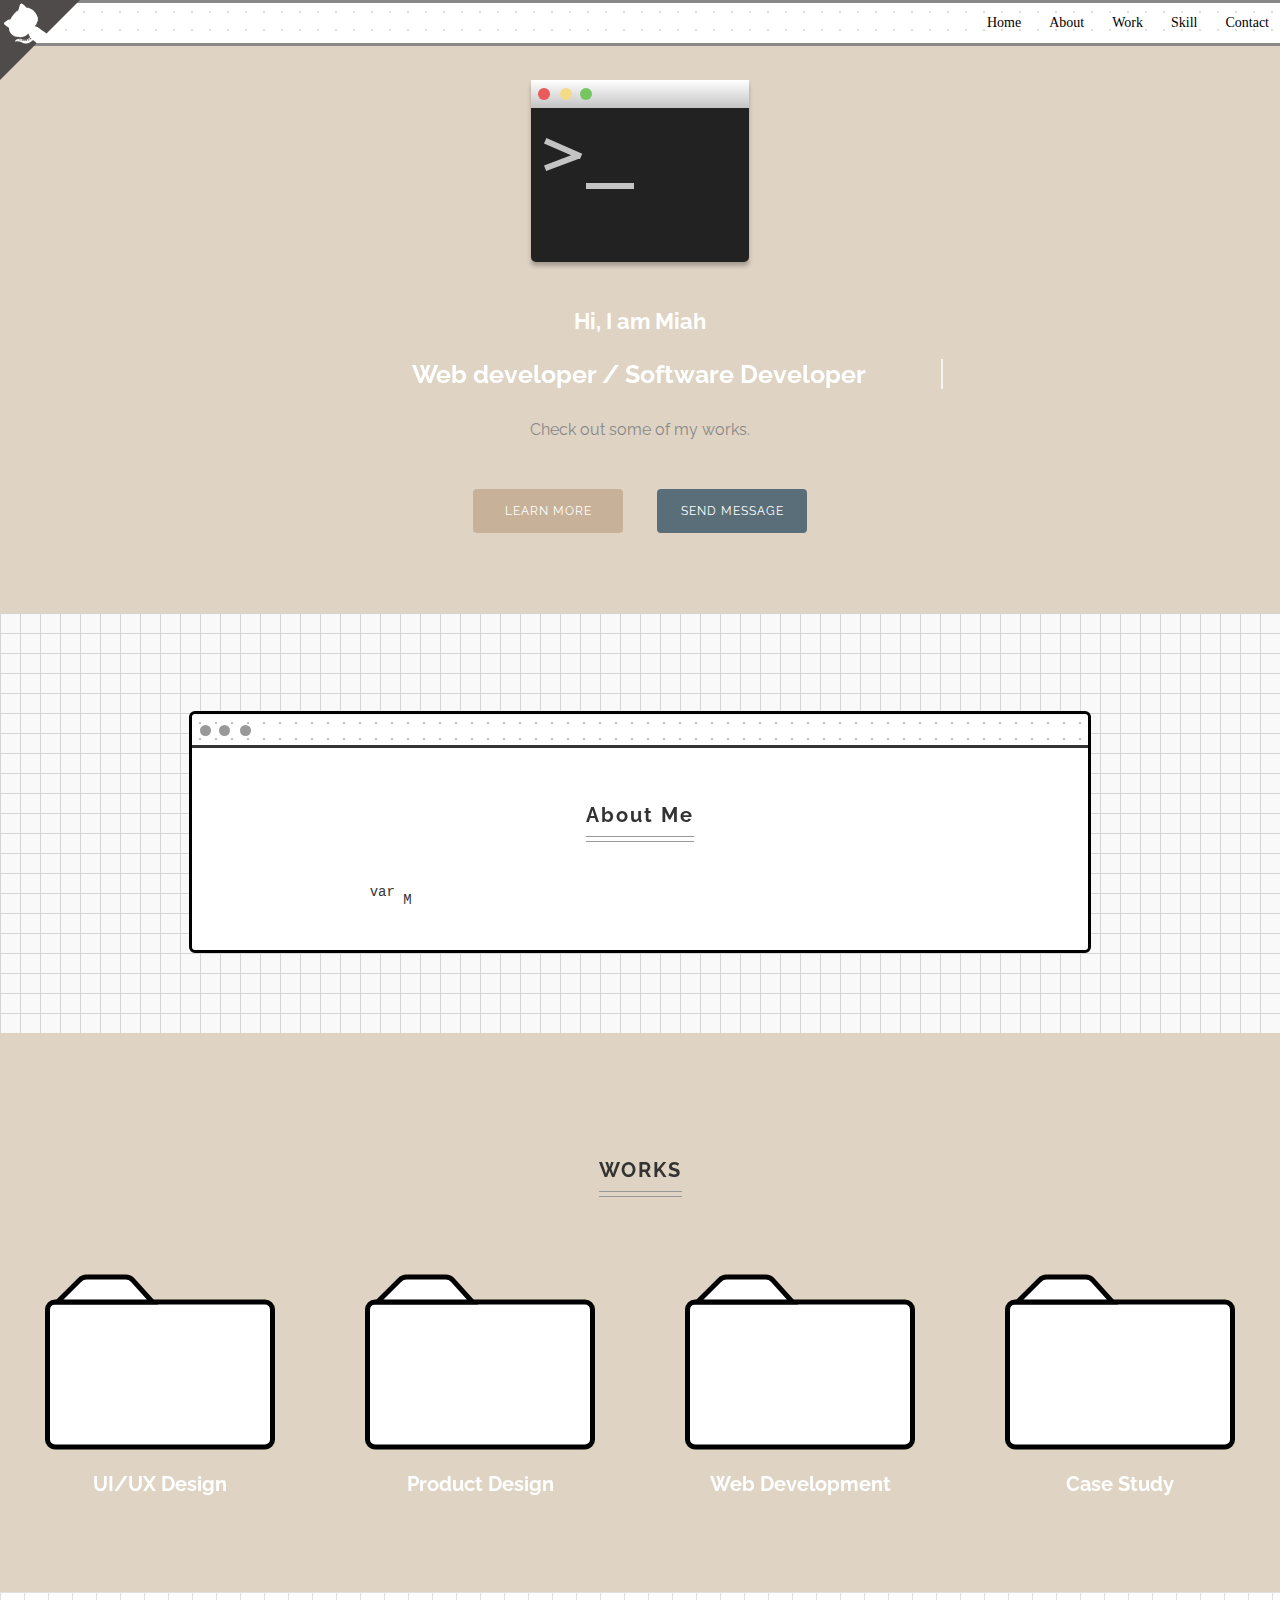
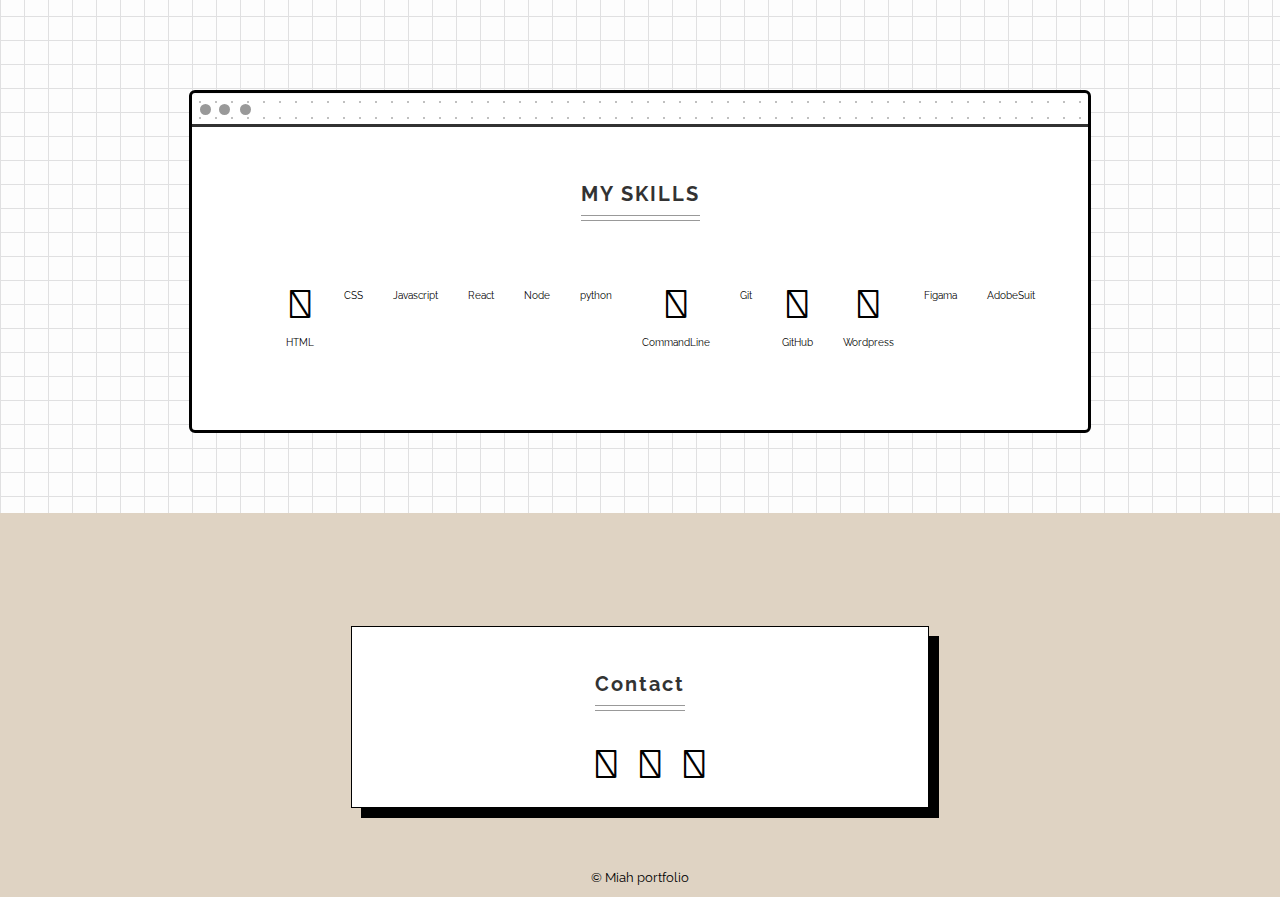
<file: portfolio/index.html>
<!DOCTYPE html>
<html lang="ja">
<head>
  <meta charset="UTF-8">
  <meta name="viewport" content="width=device-width,initial-scale=1.0,minimum-scale=1.0">
  <title>Portfolio</title>
  <link rel="stylesheet" href="https://cdnjs.cloudflare.com/ajax/libs/font-awesome/5.15.3/css/all.min.css" integrity="sha512-iBBXm8fW90+nuLcSKlbmrPcLa0OT92xO1BIsZ+ywDWZCvqsWgccV3gFoRBv0z+8dLJgyAHIhR35VZc2oM/gI1w==" crossorigin="anonymous" referrerpolicy="no-referrer" />
  <link rel="stylesheet" href="http://fonts.googleapis.com/css?family=Raleway:700,400">
  <link rel="stylesheet" href="http://maxcdn.bootstrapcdn.com/font-awesome/4.3.0/css/font-awesome.min.css">
  <link rel="stylesheet" href="css/normalize.css">
  <link rel="stylesheet" href="css/style.css">
  <link rel="stylesheet" href="https://use.fontawesome.com/releases/v5.8.1/css/all.css" integrity="sha384-50oBUHEmvpQ+1lW4y57PTFmhCaXp0ML5d60M1M7uH2+nqUivzIebhndOJK28anvf" crossorigin="anonymous">
   <!-- Favicon -->
      <!-- <link rel="apple-touch-icon" sizes="180x180" href="images/favicon/apple-touch-icon.png">
      <link rel="icon" type="image/png" sizes="32x32" href="images/favicon/favicon-32x32.png">
      <link rel="icon" type="image/png" sizes="16x16" href="images/favicon/favicon-16x16.png">
      <link rel="manifest" href="images/favicon/site.webmanifest">
      <link rel="mask-icon" href="images/favicon/safari-pinned-tab.svg" color="#5bbad5">
      <meta name="msapplication-TileColor" content="#da532c">
      <meta name="theme-color" content="#ffffff"> -->
      <link rel="shortcut icon" href="images/favicon/favicon.ico" />
      <link rel="bookmark" href="images/favicon/favicon.ico" />
</head>
<body>
  <div class="navBar">
    <div class=" nav-window">
      <nav>
        <a href="#top">
          Home
        </a>
        <a href="#about">
         About
        </a>
        <a href="#work">
          Work
        </a>
        <a href="#skill">
          Skill
        </a>
        <a href="#contact">
          Contact
        </a>
      </nav>
    </div>
    
  </div>
  <div class="headerGit">
    <span class="hovertext" data-hover="Check my Github">
    <div class="gitLogo">
      <a href="https://github.com/miya-w" target="_blank">
        <img id="gitLogoWave1" src="images/Group274.png" alt="git" width="80px" height="80px">
      </a>
    </span>
    </div>
  </div>

  <header class="header">
    <!-- <p class="site-title-sub">Web designer's portfolio</p> -->
    <img src="images/Group 263.svg" alt="">
    <h1 class="site-title">Hi, I am Miah</h1>
    <h1 class="line-1 anim-typewriter"> Web developer / Software Developer </h1>
    <p class="site-description">Check out some of my works.
      
    </p>
    <div class="button-header">
      <a class="button" href="#about">LEARN MORE</a>
      <a class="button button-showy" href="#contact">SEND MESSAGE</a>
    </div>
  </header>

  <section class="about" id="about">
    <div class="window">
      <div class="titlebar">
        <div class="buttons">
          <div class="close">
            <a class="closebutton" href="#"><span><strong>x</strong></span></a>
            <!-- close button link -->
          </div>
          <div class="minimize">
            <a class="minimizebutton" href="#"><span><strong>&ndash;</strong></span></a>
            <!-- minimize button link -->
          </div>
          <div class="zoom">
            <a class="zoombutton" href="#"><span><strong>+</strong></span></a>
            <!-- zoom button link -->
          </div>
        </div>
    
        <!-- window title -->
      </div>
      <div class="content" id="about" >
        <h3 class="heading">About Me</h3>
        <!-- window content -->
        <div class="aboutAni">
          <p class="about-text">
            <pre id="typewriter">
              <span class="var-highlight">var</span> Miah = {
                                        type: <span class="string-highlight">'WebDeveloper'</span>,
                                        location: <span class="string-highlight">'Melbourne'</span>,
                                        hobby:[<span class="string-highlight">'Movie','bushWalking','brunch'];</span>,
                                        code:[<span class="string-highlight">'Javascript','HTML', 'CSS', 'React', 'Node','Express,'Python','MongoDB','SQL' ];</span>
                                        design:[<span class="string-highlight">'Figama','Photoshop', 'Illustrator' ];</span>
                                          }; 
                            while(Miah . awake)<span class="string-highlight">{</span>
                            <span class="string-highlight">Miah.doCode();</span>
                              }
              </pre> 
                                                                                     
                                                                                          
            </p>
        </div>

      </div>
    </div>

    

    
  </section>
  <section class="works" id="work">
 
  
          <h2 class="heading">WORKS</h2>
          <div class="works-wrapper">
      
            <!-- <div class="workImage">
              <img src="images/Group 268.svg" alt="">
            </div>
            <h2>Sorry! <br> We are working on it!</h2>
            </div> -->
          <div class="work-box">
            <a href="https://miya-w.github.io/portfolio/work-UIUX/" target="_blank">
              <img src="images/folder.svg"with="200px" height="180px"  >
            <h2 class="work-title">UI/UX Design</h2>
            </a>   
          </div>
      
          <div class="work-box">
            <a href="https://miya-w.github.io/portfolio/work-ProductDesign/" target="_blank">
              <img src="images/folder.svg" with="200px" height="180px">
            <h2 class="work-title">Product Design</h2>
            </a>   
          </div>
          <div class="work-box">
            <a href="https://miya-w.github.io/portfolio/work-webDevDesign/" target="_blank">
              <img src="images/folder.svg"with="200px" height="180px">
            <h2 class="work-title">Web Development</h2>
            </a>   
          </div>
          <div class="work-box">
            <a href="https://medium.com/@miya.miah.w" target="_blank">
              <img src="images/folder.svg" with="200px" height="180px">
            <h2 class="work-title">Case Study</h2>
            </a> 
          </div>
      
        
    </div>
    </div>
  </div>
  </section>
  <section id="skills" id="skill">

   
    <div class="window">
      <div class="titlebar">
        <div class="buttons">
          <div class="close">
            <a class="closebutton" href="#"><span><strong>x</strong></span></a>
            <!-- close button link -->
          </div>
          <div class="minimize">
            <a class="minimizebutton" href="#"><span><strong>&ndash;</strong></span></a>
            <!-- minimize button link -->
          </div>
          <div class="zoom">
            <a class="zoombutton" href="#"><span><strong>+</strong></span></a>
            <!-- zoom button link -->
          </div>
        </div>
    
        <!-- window title -->
      </div>
      <div class="content" id="skill">
        <h2 class="heading">MY SKILLS</h2>
        <!-- window content -->
        <div class="skills">
        <ul>
          <li>
            <i class="fab fa-html5" aria-hidden="true" title="HTML"></i><span class="sr-only">HTML</span>
            <p style="font-size: x-small;" >HTML</p>
          </li>
          <li>
            <i class="fab fa-css3-alt" aria-hidden="true" title="CSS"></i><span class="sr-only">CSS</span>
            <p style="font-size: x-small;" >CSS</p>
          </li>
          <li>
            <i class="fab fa-js-square" aria-hidden="true" title="Javascript"></i><span class="sr-only">Javascript</span>
            <p style="font-size: x-small;" >Javascript</p>
          </li>
          <li>
            <i class="fab fa-react"></i>
            <p style="font-size: x-small;" >React</p>
          </li>
          <li>
            <i class="fab fa-node" aria-hidden="true" title="Node"></i><span class="sr-only">Node</span>
            <p style="font-size: x-small;" >Node</p>
          </li>
          <li>
            <i class="fab fa-python" style="font-size:40px"></i>
            <p style="font-size: x-small;" >python</p>
          </li>
          <li>
            <i class="fas fa-terminal" aria-hidden="true" title="Command Line"></i><span class="sr-only">Command Line</span>
            <p style="font-size: x-small;" >CommandLine</p>
          </li>
          <li>
            <i class="fab fa-git-alt" aria-hidden="true" title="Git"></i><span class="sr-only">Git</span>
            <p style="font-size: x-small;" >Git</p>
          </li>
          <li>
            <i class="fab fa-github-square" aria-hidden="true" title="GitHub"></i><span class="sr-only">GitHub</span>
            <p style="font-size: x-small;" >GitHub</p>
          </li>
          <li>
            <i class="fab fa-wordpress"></i>
            <p style="font-size: x-small;" >Wordpress</p>
          </li>
          <li>
            <i class="fab fa-figma"></i>
            <p style="font-size: x-small;" >Figama</p>
          </li>
          <li>
            <i class="fab fa-adobe" style="font-size:40px"></i>
            <p style="font-size: x-small;" >AdobeSuit</p>
          </li>
          
          

          
          
      </select>
          
        </div>  
      </ul>

      </div>
    </div>
    
  </section>
  <section class="contact" id="contact">
    <div id="contact-container">
      
      <div class="window-os">
        <div>
          <h3 class="heading">Contact</h3>
        </div>
          <ul>
         
            <li><a href="https://github.com/miya-w?tab=repositories" target="_blank"><i class="fab fa-github-square"aria-hidden="true" title="GitHub"></i><span class="sr-only">GitHub<span></a></li>
            <li><a href="https://www.linkedin.com/in/miya-miah-w/" target="_blank"><i class="fab fa-linkedin" aria-hidden="true" title="LinkedIn"></i><span class="sr-only">LinkedIn</span></a></li>      
            <!-- <li><a href="" target="_blank"><i class="fas fa-envelope-square" aria-hidden="true" title="E-mail"></i><span class="sr-only">E-mail</span></a></li> -->
            <li><a href="https://medium.com/@miya.miah.w" target="_blank"><i class="fab fa-medium" aria-hidden="true" title="medium"></i><span class="sr-only">Medium</span></a></li>
        </ul>
      </div>   
      
      
   </div>
</section> 
<footer class="footer">  
      © Miah portfolio
  </footer>
  <script src="lib/placeholders.min.js"></script>
</body>
</html>
</file>
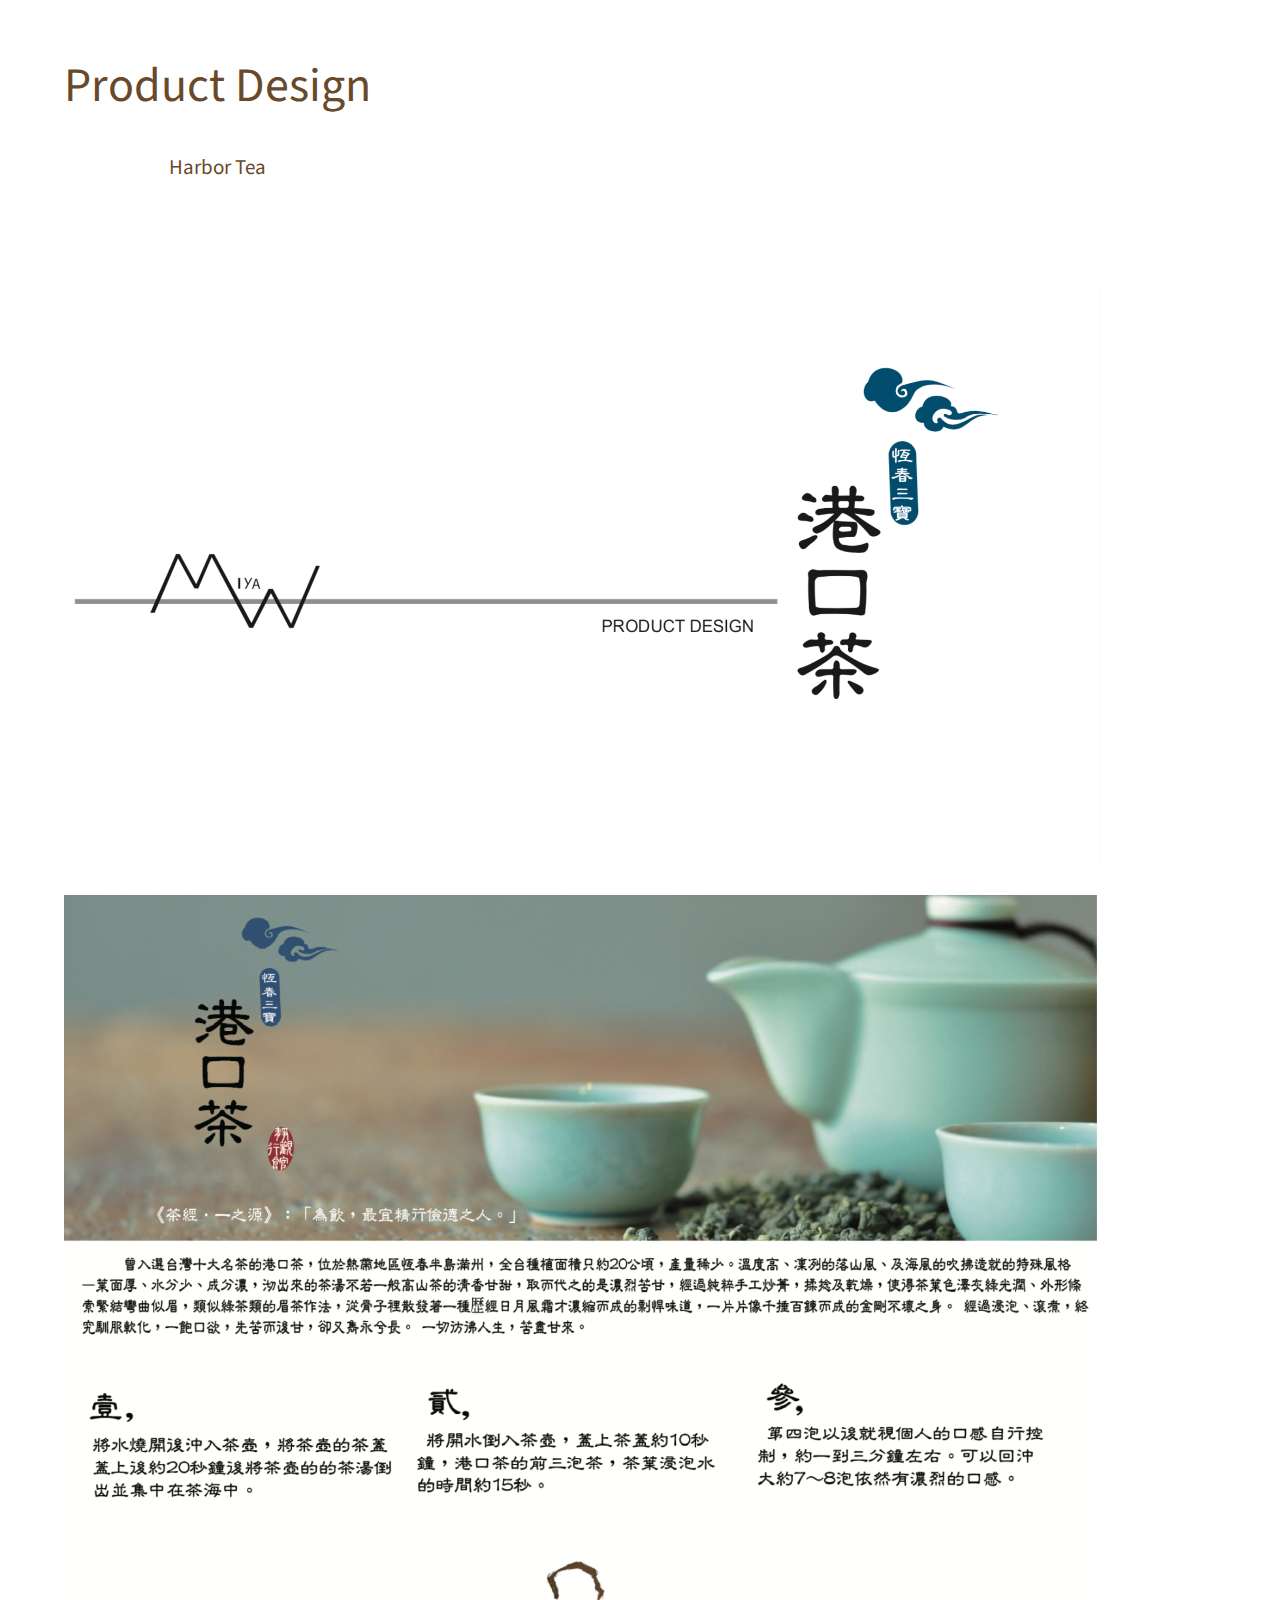
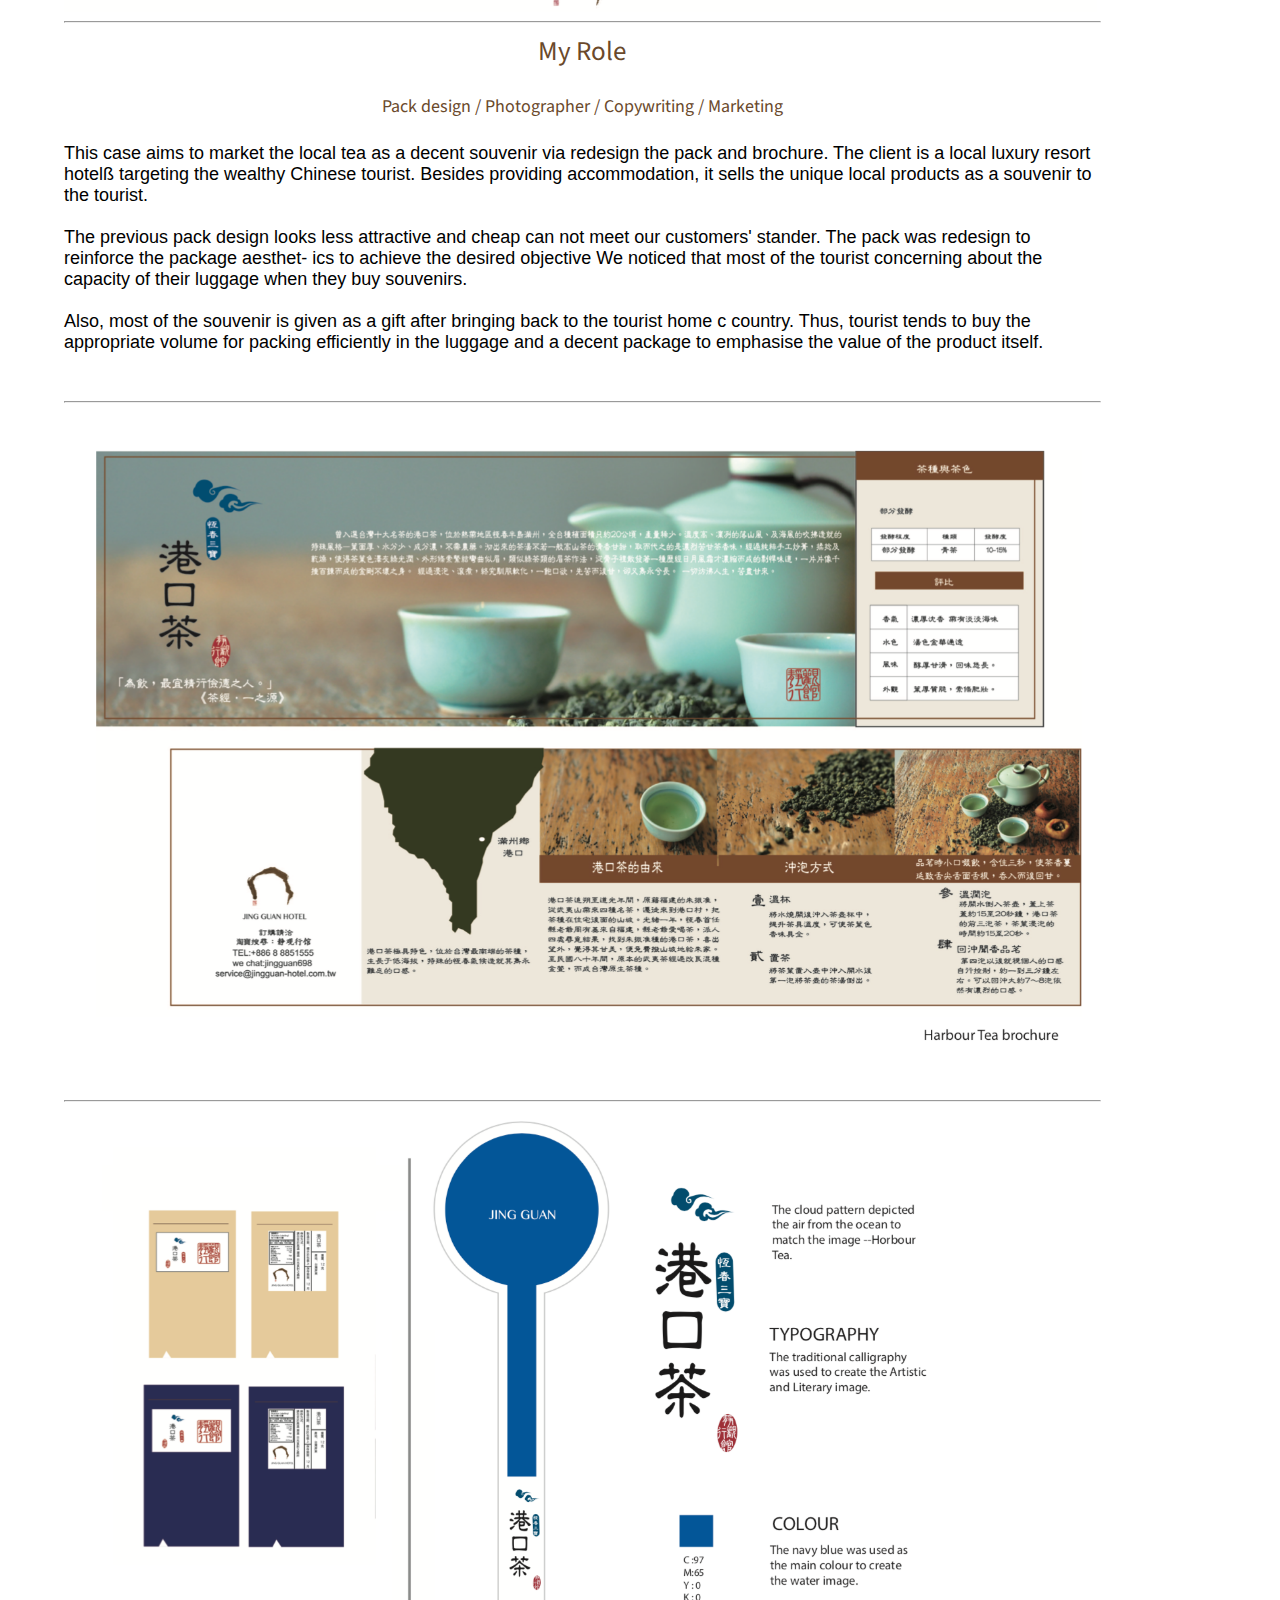
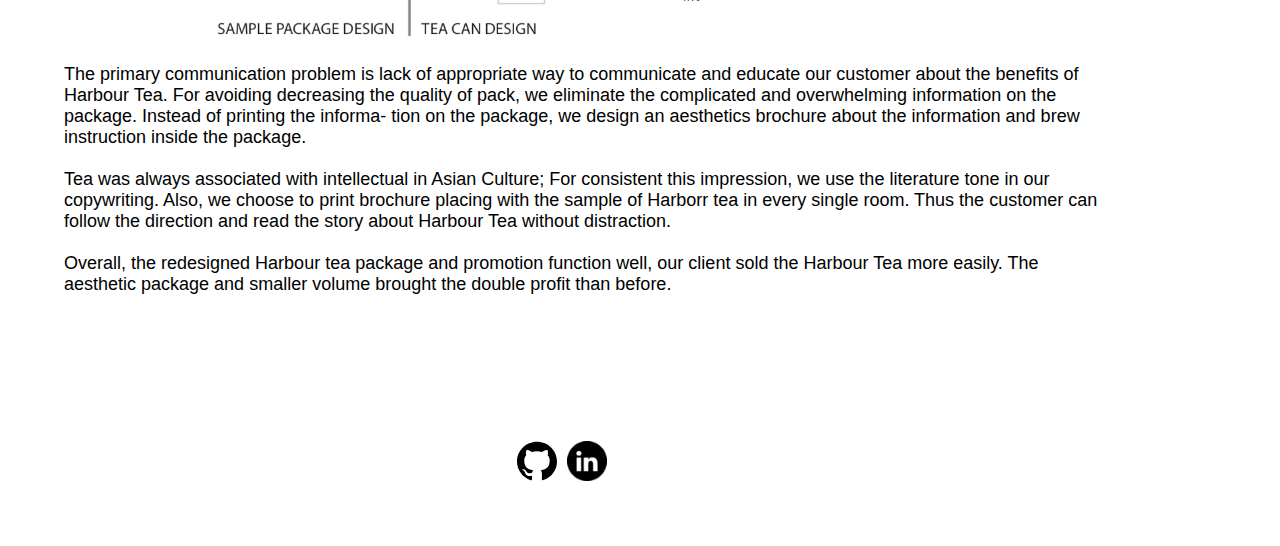
<file: work-ProductDesign/index.html>
<!DOCTYPE html>
<html>
   <head>
      <meta charset="UTF-8">
      <meta name="viewport" content="width=device-width, user-scalable=no, initial-scale=1.0, maximum-scale=1.0, minimum-scale=1.0">
      <meta http-equiv="X-UA-Compatible" content="ie=edge">
      <link rel="stylesheet" href="style.css">
      <title>My Work</title>
      <link rel="stylesheet" href="https://cdnjs.cloudflare.com/ajax/libs/font-awesome/5.11.2/css/all.min.css">
      <link rel="preconnect" href="https://fonts.googleapis.com">
<link rel="preconnect" href="https://fonts.gstatic.com" crossorigin>
<link href="https://fonts.googleapis.com/css2?family=Source+Sans+Pro:wght@300&display=swap" rel="stylesheet">
   </head>
   <body>
      
      <header>
         <div class="container container-nav">
            <div class="site-title">
               <h1>Product Design</h1>
               <h3>Harbor Tea</h3>
            </div>
            <!-- <nav>
               <ul>
                  <li><a href="index.html">Home</a></li>
                  <li><a href="" class="current-page">About me</a></li>
                  <li><a href="recent.html">Recent posts</a></li>
               </ul>
            </nav> -->
         </div>
      </header>
      
      <div class="container container-flex">
         
         <main role="main">
            <img src="img/Product-title.png" class="image-full">
            <img src="img/Product-Poster.png" alt="">
            <hr>
            <h2>My Role</h2>
            <h4>Pack design / Photographer / Copywriting / Marketing</h4>
            <p>
               This case aims to market the local tea as a decent souvenir via redesign the pack and brochure. The client is a local luxury resort hotelß targeting the wealthy Chinese tourist. Besides providing accommodation, it sells the unique local products as a souvenir to the tourist.
               <br>
               <br>
               The previous pack design looks less attractive and cheap can not meet our customers' stander. The pack was redesign to reinforce the package aesthet- ics to achieve the desired objective We noticed that most of the tourist concerning about the capacity of their luggage when they buy souvenirs. <br>
               <br>
               Also, most of the souvenir is given as a gift after bringing back to the tourist home c country. Thus, tourist tends to buy the appropriate volume for packing efficiently in the luggage and a decent package to emphasise the value of the product itself.
            </p>
            <br>
            <hr>
            <img src="img/Product-brochure.png" alt="">
            <hr>
            <img src="img/Product-packDesign.png" alt="">
            <p>
               The primary communication problem is lack of appropriate way to communicate and educate our customer about the benefits of Harbour Tea. For avoiding decreasing the quality of pack, we eliminate the complicated and overwhelming information on the package. Instead of printing the informa- tion on the package, we design an aesthetics brochure about the information and brew instruction inside the package. <br>
               <br>
               Tea was always associated with intellectual in Asian Culture; For consistent this impression, we use the literature tone in our copywriting. Also, we choose to print brochure placing with the sample of Harborr tea in every single room. Thus the customer can follow the direction and read the story about Harbour Tea without distraction. <br>
               <br>
               Overall, the redesigned Harbour tea package and promotion function well, our client sold the Harbour Tea more easily. The aesthetic package and smaller volume brought the double profit than before.
            </p>





           
            

         
         </main>
         
         <aside class="sidebar">
            
            <!-- <div class="sidebar-widget">
               <h2 class="widget-title">RECENT POSTS</h2>
               
               <div class="widget-recent-post">
                  <h3 class="widget-recent-post-title">Keeping cooking simple</h3>
                  <img src="img/food.jpg" alt="" class="widget-image">
               </div>
               
               <div class="widget-recent-post">
                  <h3 class="widget-recent-post-title">Simplicity and work</h3>
                  <img src="img/work.jpg" alt="" class="widget-image">
               </div>
               
               <div class="widget-recent-post">
                  <h3 class="widget-recent-post-title">Simple decoration</h3>
                  <img src="img/deco.jpg" alt="" class="widget-image">
               </div>
               
            </div> -->
            
         </aside>
      </div>
      
      <footer>
         <div class="footerLink">
            <a href="https://github.com/miya-w">
               <img src="img/github.svg" alt="github" width="40" height="40" >
            </a>
            <a href="">
               <img src="img/linkedin_black_logo_icon_147114.png" alt="github" width="40" height="40" >
            </a>
         </div>
         <div class="copyRight">
            <p> © Miah portfolio</p>
         </div>  
      </footer>
   </body>
</html>
</file>
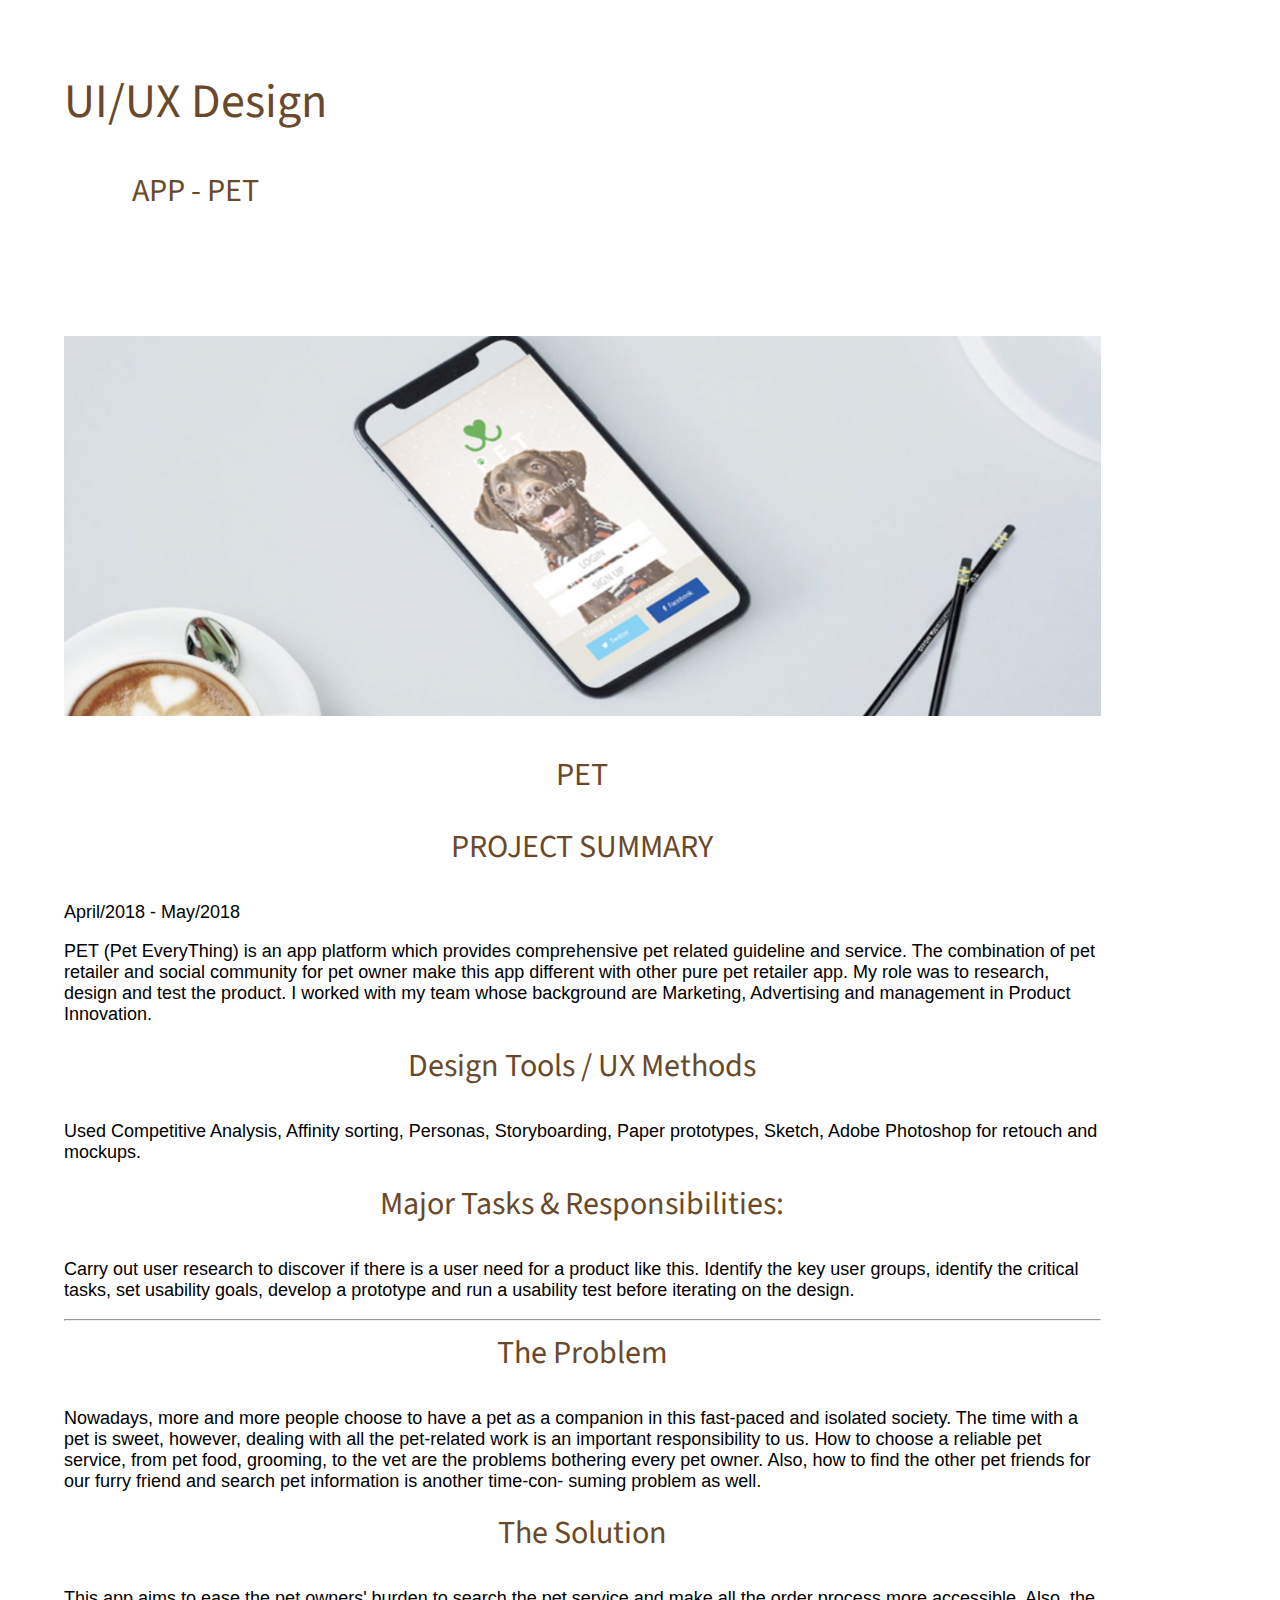
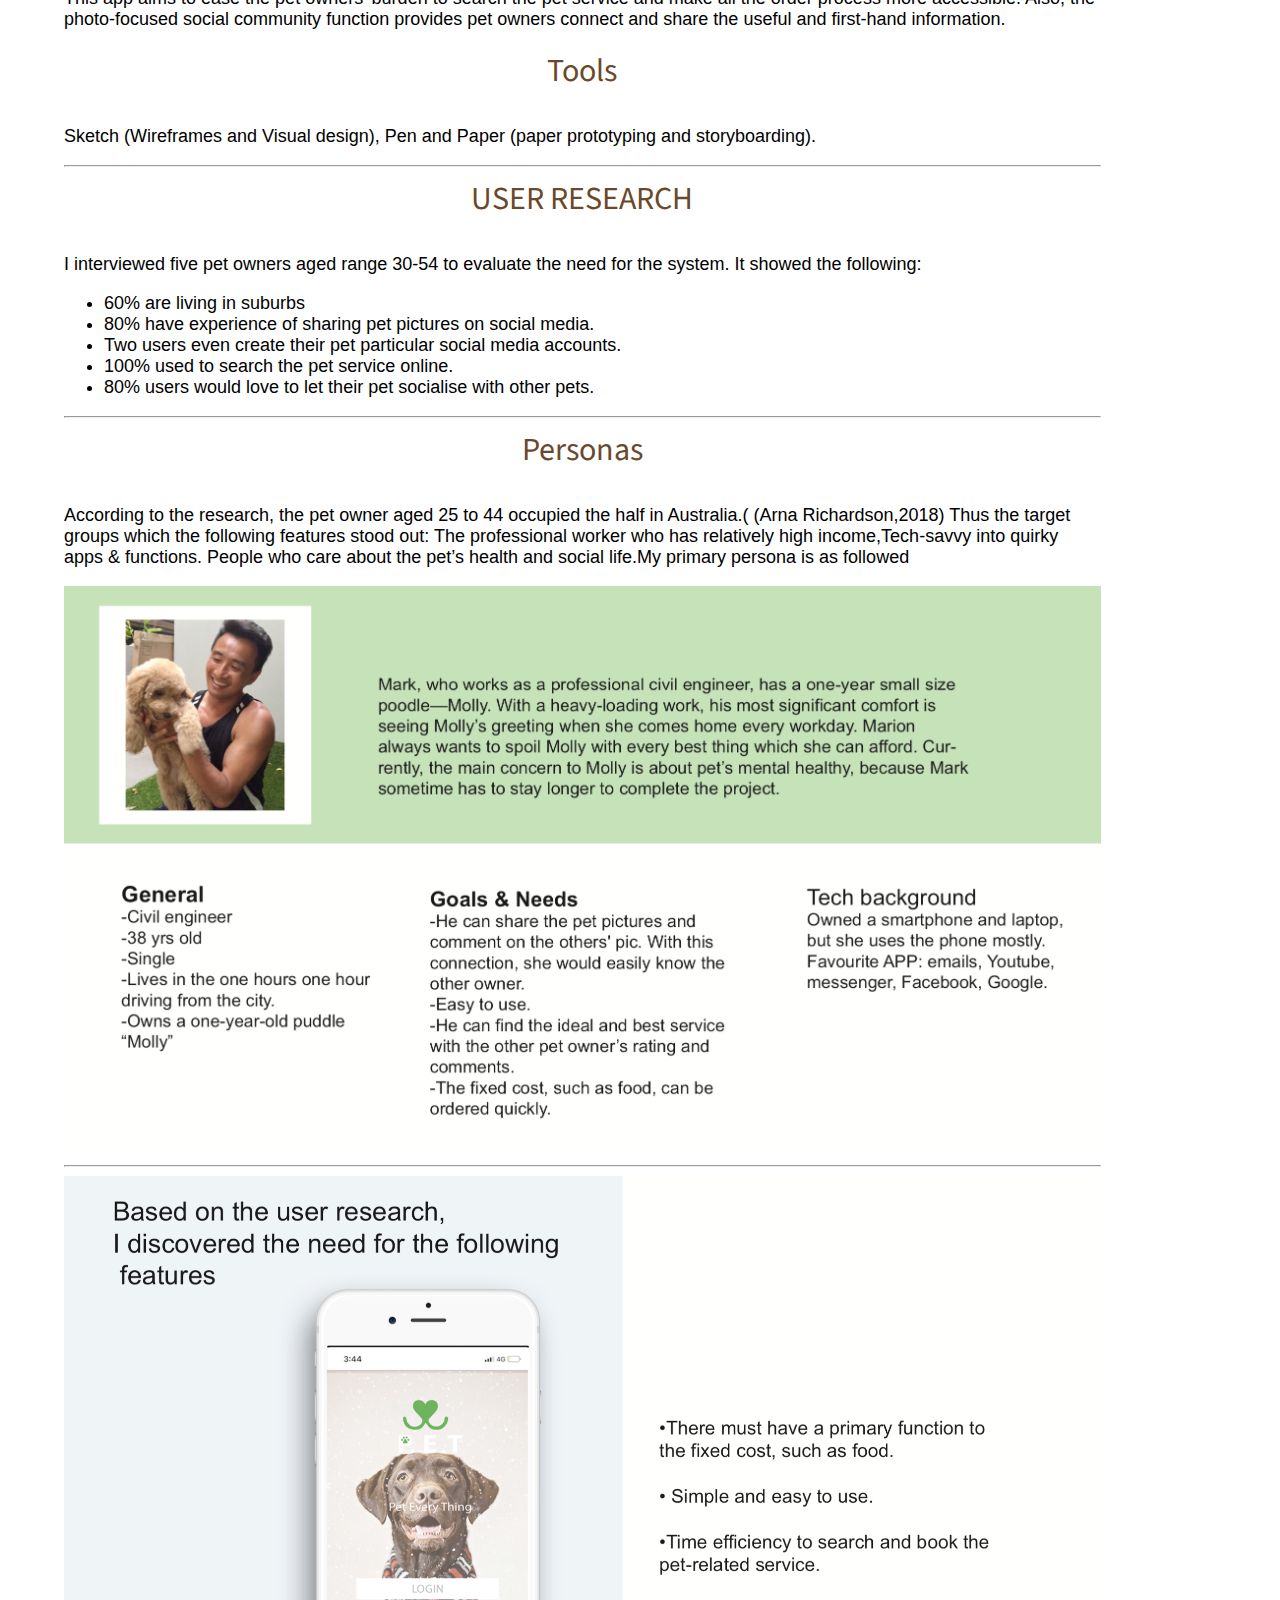
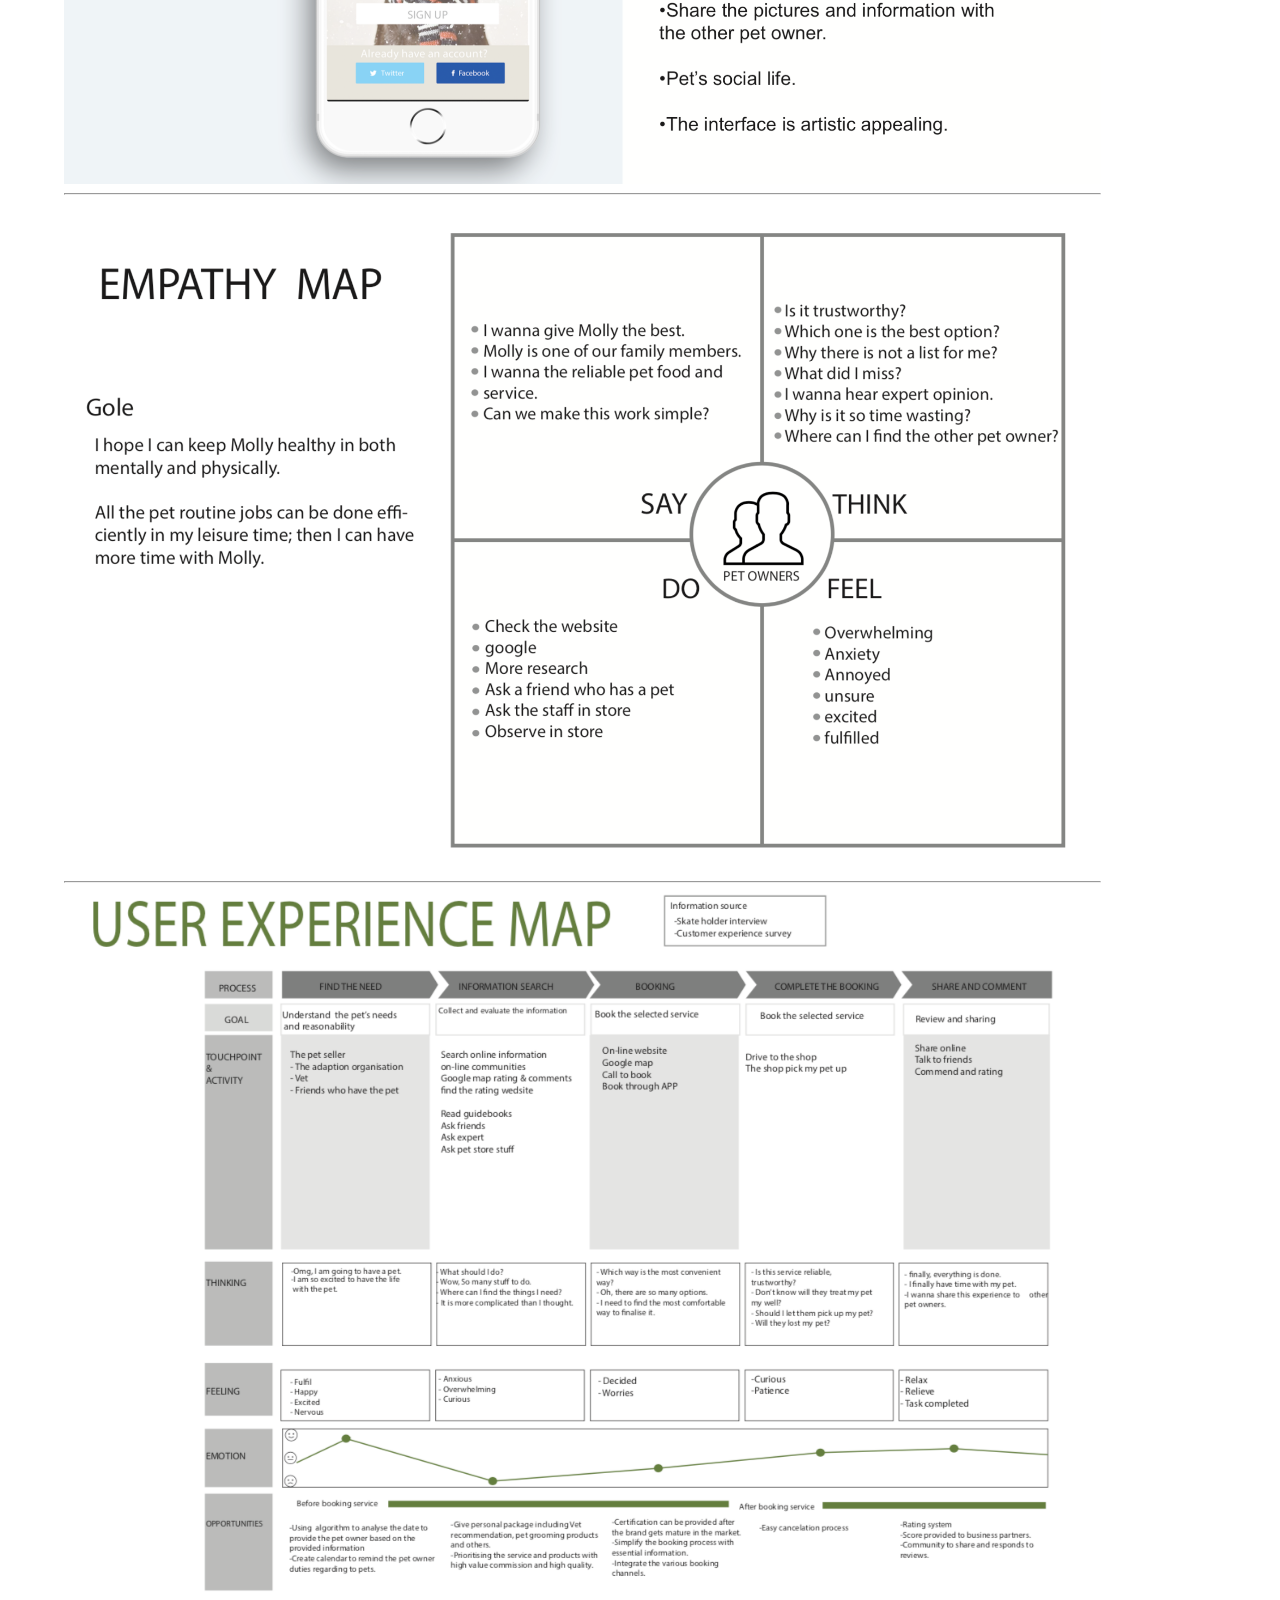
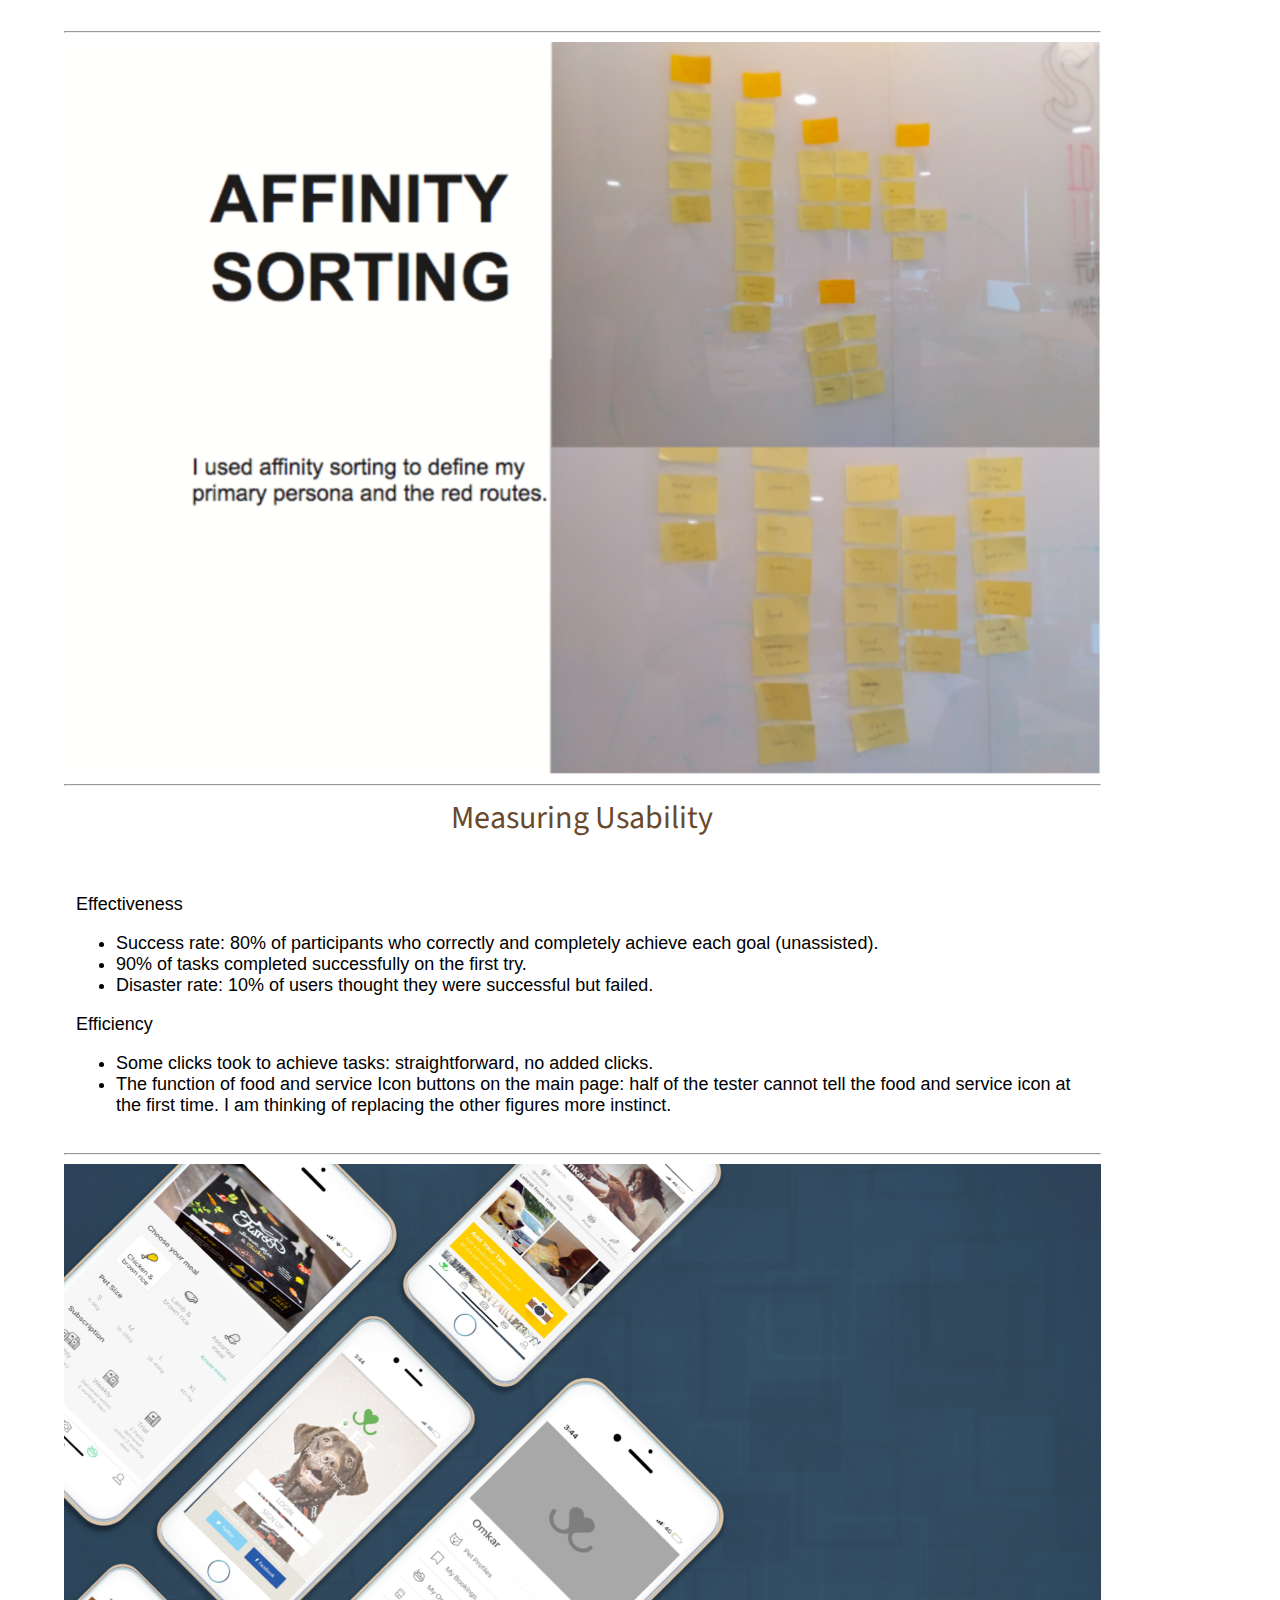
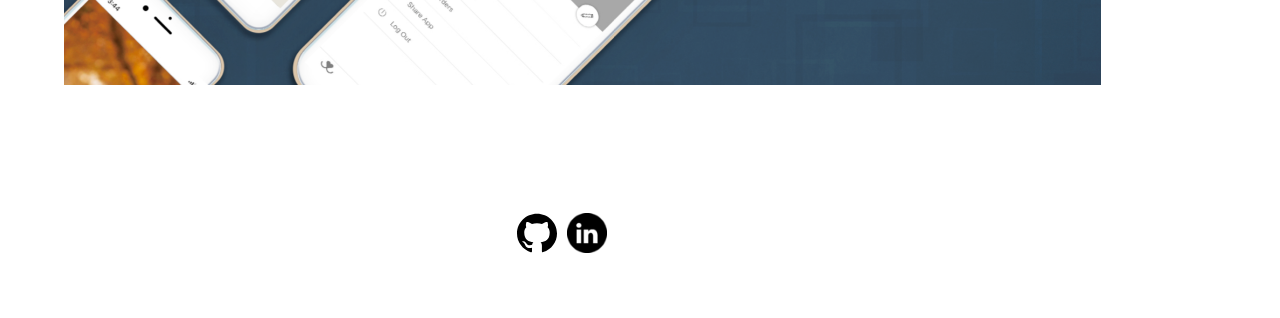
<file: work-UIUX/index.html>
<!DOCTYPE html>
<html>
   <head>
      <meta charset="UTF-8">
      <meta name="viewport" content="width=device-width, user-scalable=no, initial-scale=1.0, maximum-scale=1.0, minimum-scale=1.0">
      <meta http-equiv="X-UA-Compatible" content="ie=edge">
      <link rel="stylesheet" href="style.css">
      <title>My Work - APP</title>
      <link rel="stylesheet" href="https://cdnjs.cloudflare.com/ajax/libs/font-awesome/5.11.2/css/all.min.css">
      <link rel="preconnect" href="https://fonts.googleapis.com">
<link rel="preconnect" href="https://fonts.gstatic.com" crossorigin>
<link href="https://fonts.googleapis.com/css2?family=Source+Sans+Pro:wght@300&display=swap" rel="stylesheet">
   </head>
   <body>
      
      <header>
         <div class="container container-nav">
            <div class="site-title">
               <h1>UI/UX Design</h1>
               <h3>APP - PET</h3>
            </div>
            <!-- <nav>
               <ul>
                  <li><a href="index.html">Home</a></li>
                  <li><a href="" class="current-page">About me</a></li>
                  <li><a href="recent.html">Recent posts</a></li>
               </ul>
            </nav> -->
         </div>
      </header>
      
      <div class="container container-flex">
         
         <main role="main">
            <img src="img/pet-title.png" class="image-full">
            
            <h2>PET</h2><h3>PROJECT SUMMARY</h3>
            
            <p>April/2018 - May/2018</p>
            <p>
               PET (Pet EveryThing) is an app platform which provides comprehensive pet related guideline and service. The combination of pet retailer and social community for pet owner make this app different with other pure pet retailer app. My role was to research, design and test the product. I worked with my team whose background are Marketing, Advertising and management in Product Innovation.
            </p>
            <h3>Design Tools / UX Methods</h3>
            <p>
               Used Competitive Analysis, Affinity sorting, Personas, Storyboarding, Paper prototypes, Sketch, Adobe Photoshop for retouch and mockups.
            </p>
            <h3>Major Tasks & Responsibilities:</h3>
            <p>
               Carry out user research to discover if there is a user need for a product like this.
               Identify the key user groups, identify the critical tasks, set usability goals, develop a prototype and run a usability test before iterating on the design. 
            </p>
            <hr>
            <h3>The Problem</h3>
            <p>
               Nowadays, more and more people choose to have a pet as a companion in this fast-paced and isolated society. The time with a pet is sweet, however, dealing with all the pet-related work is an important responsibility to us. How to choose a reliable pet service, from pet food, grooming, to the vet are the problems bothering every pet owner. Also, how to find the other pet friends for our furry friend and search pet information is another time-con- suming problem as well.
            </p>
            <h3>The Solution</h3>
            <p>
               This app aims to ease the pet owners' burden to search the pet service and make all the order process more accessible. Also, the photo-focused social community function provides pet owners connect and share the useful and first-hand information.
            </p>
            <h3>Tools</h3>
            <p>Sketch (Wireframes and Visual design),
               Pen and Paper (paper prototyping and storyboarding).
            </p>
            <hr>
            <h3> USER RESEARCH</h3>
            <p>
               I interviewed five pet owners aged range 30-54 to evaluate the need for the system. It showed the following: 
            </p>
            <ul>
               <li>60% are living in suburbs</li>
               <li>80% have experience of sharing pet pictures on social media.</li>
               <li>Two users even create their pet particular social media accounts.</li>
               <li>100% used to search the pet service online.</li>
               <li>80% users would love to let their pet socialise with other pets.</li>
            </ul>
            <hr>
            <h3>Personas</h3>
            <p>
               According to the research, the pet owner aged 25 to 44 occupied the half in Australia.( (Arna Richardson,2018)
               Thus the target groups which the following features stood out: The professional worker who has relatively high income,Tech-savvy into quirky apps & functions. People who care about the pet’s health and social life.My primary persona is as followed
            </p>
            <img src="img/pet-persona.png" alt="">
            <hr>
            <img src="img/pet-features.png" alt="">
            <hr>
            <img src="img/pet-empathyMap.png" alt="">
            <hr>
            <img src="img/pet-UxMap.png" alt="">
            <hr>
            <img src="img/pet-AffinitySorting.png" alt="">
            <hr>
            <h3>Measuring Usability</h3>
            <div class="Vertical-line">
               <p>Effectiveness</p>
               <ul>
                  <li>Success rate: 80% of participants who correctly and completely achieve each goal (unassisted).</li>
                  <li> 90% of tasks completed successfully on the first try.</li>
                  <li>Disaster rate: 10% of users thought they were successful but failed.</li>
               </ul>
               <p>Efficiency</p>
               <ul>
                  <li>Some clicks took to achieve tasks: straightforward, no added clicks.</li>
                  <li>The function of food and service Icon buttons on the main page: half of the tester cannot tell the food and service icon at the first time. I am thinking of replacing the other figures more instinct.</li>
                  
               </ul>

            </div>

            <!-- <img src="img/pet-MeasureUsability.png" alt=""> -->
            <hr>
            <img src="img/pet-work.png" alt="">
         
         </main>
         
         <aside class="sidebar">
            
            <!-- <div class="sidebar-widget">
               <h2 class="widget-title">RECENT POSTS</h2>
               
               <div class="widget-recent-post">
                  <h3 class="widget-recent-post-title">Keeping cooking simple</h3>
                  <img src="img/food.jpg" alt="" class="widget-image">
               </div>
               
               <div class="widget-recent-post">
                  <h3 class="widget-recent-post-title">Simplicity and work</h3>
                  <img src="img/work.jpg" alt="" class="widget-image">
               </div>
               
               <div class="widget-recent-post">
                  <h3 class="widget-recent-post-title">Simple decoration</h3>
                  <img src="img/deco.jpg" alt="" class="widget-image">
               </div>
               
            </div> -->
            
         </aside>
      </div>
      
      <footer>
         <div class="footerLink">
            <a href="https://github.com/miya-w">
               <img src="img/github.svg" alt="github" width="40" height="40" >
            </a>
            <a href="">
               <img src="img/linkedin_black_logo_icon_147114.png" alt="github" width="40" height="40" >
            </a>
         </div>
         <div class="copyRight">
            <p> © Miah portfolio</p>
         </div>  
      </footer>
   </body>
</html>
</file>
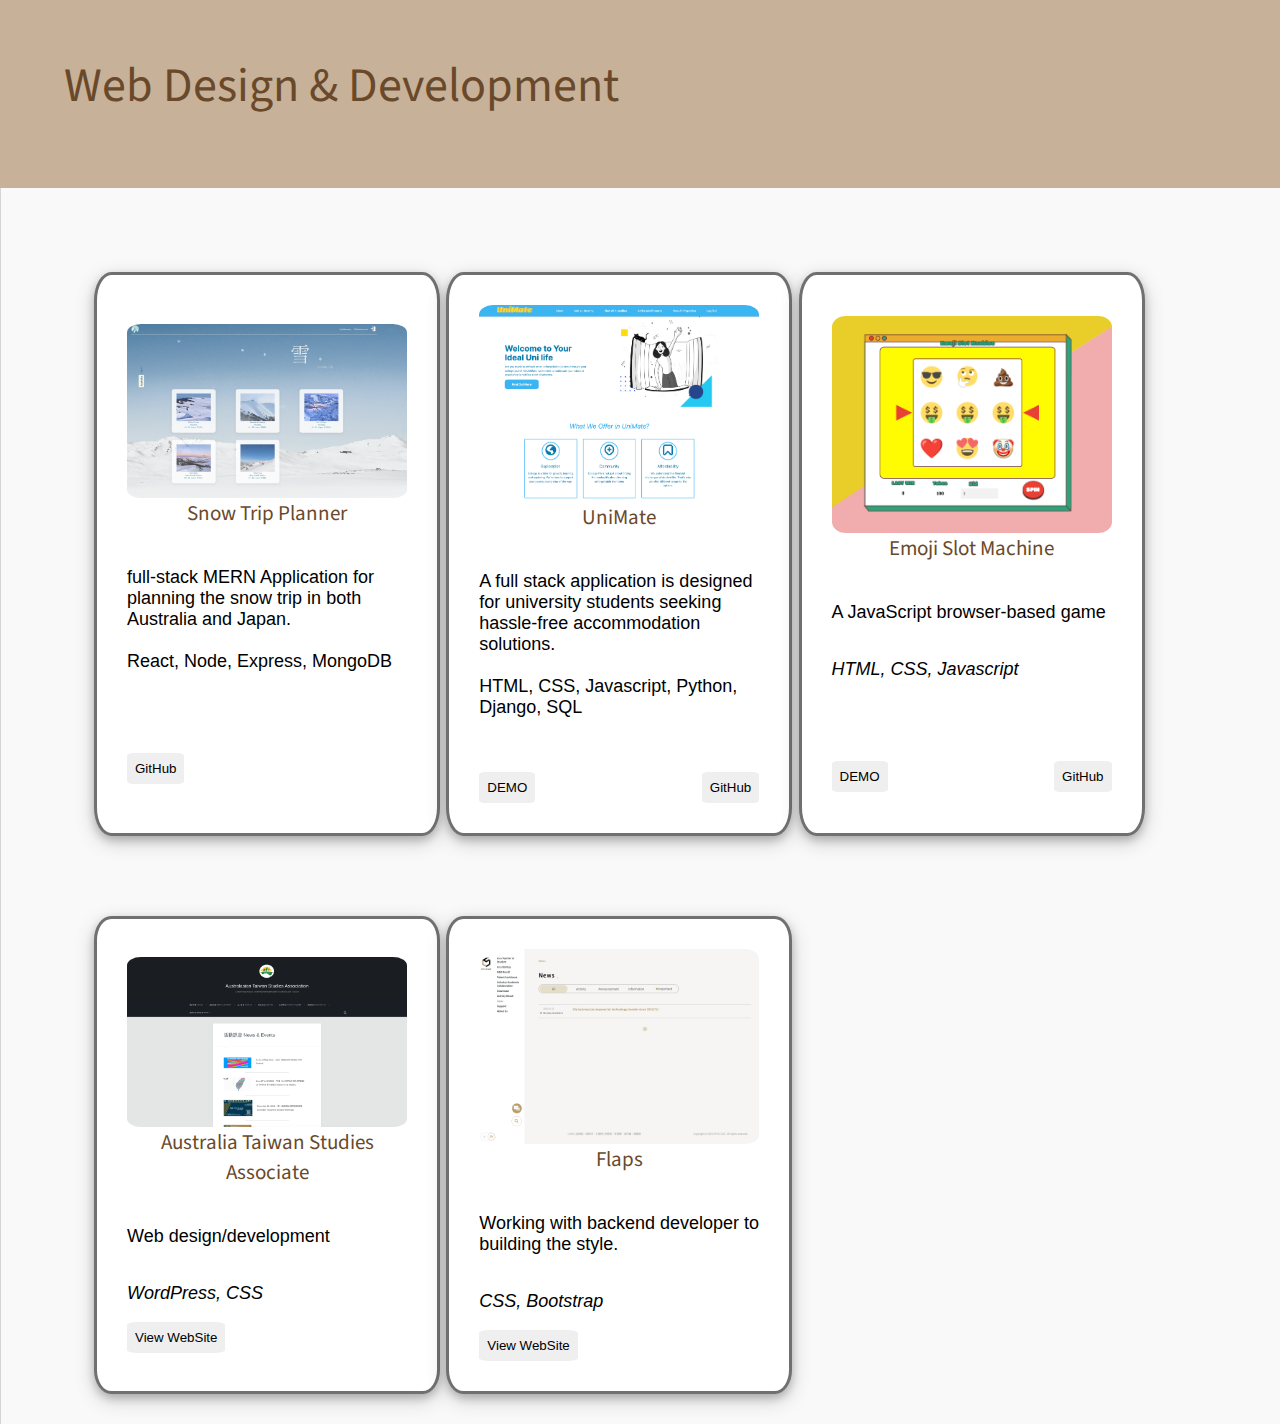
<file: work-webDevDesign/index.html>
<!DOCTYPE html>
<html>
  <head>
    <meta charset="UTF-8" />
    <meta
      name="viewport"
      content="width=device-width, user-scalable=no, initial-scale=1.0, maximum-scale=1.0, minimum-scale=1.0"
    />
    <meta http-equiv="X-UA-Compatible" content="ie=edge" />
    <link rel="stylesheet" href="style.css" />
    <title>Work Web</title>
    <link
      rel="stylesheet"
      href="https://cdnjs.cloudflare.com/ajax/libs/font-awesome/5.11.2/css/all.min.css"
    />
    <link rel="preconnect" href="https://fonts.googleapis.com" />
    <link rel="preconnect" href="https://fonts.gstatic.com" crossorigin />
    <link
      href="https://fonts.googleapis.com/css2?family=Source+Sans+Pro:wght@300&display=swap"
      rel="stylesheet" s/>
  </head>
  <body>
    <header>
      <div class="container container-nav">
        <div class="site-title">
          <h1>Web Design & Development</h1>
        </div>
        <!-- <nav>
               <ul>
                  <li><a href="index.html">Home</a></li>
                  <li><a href="" class="current-page">About me</a></li>
                  <li><a href="recent.html">Recent posts</a></li>
               </ul>
            </nav> -->
      </div>
    </header>

    <div class="container container-flex">
      <main role="main">
        <div class="zone blue grid-wrapper">

        <!-- List of Projects -->
        
        <div class="box zone">
          <img src="img/p4-snowtrip-planner.png"  width="400px "  />
          <h3>Snow Trip Planner</h3>
          <p>full-stack MERN Application for planning the snow trip in both Australia and Japan. <br> <br>
            React, Node, Express, MongoDB</p>
            <br>
            <br>
            <br>
          <div class="button-box">
  
            <a
              href="https://github.com/miya-w/GA-SEI-Project-4-Snow-Trip" >
              <button>GitHub</button>
            </a>
          </div>
        </div>

        <div class="box zone">
          <img src="img/p3-unimate.png"  width="400px "  />
          <h3>UniMate</h3>
          <p>A full stack application is designed for university students seeking hassle-free accommodation solutions.
          <br>
          <br>
          HTML, CSS, Javascript, Python, Django, SQL</p>
          <p style="font-style: italic"></p>
          <div class="button-box">
            <a href="https://project3-realstate-c135ee1a757c.herokuapp.com/">
              <button>DEMO</button>
            </a>
            <a
              href="https://miya-w.github.io/GA-SEI-Project1-slotMachine/" >
              <button>GitHub</button>
            </a>
          </div>
        </div>

        <div class="box zone">
          <img src="img/p1-emojiSlotMachine.png"  width="400px "  />
          <h3>Emoji Slot Machine</h3>
          <p>A JavaScript browser-based game</p>
          <p style="font-style: italic">HTML, CSS, Javascript</p>
          <br>
          <br>
          <br>
          <div class="button-box">
            <a href="https://miya-w.github.io/GA-SEI-Project1-slotMachine/">
              <button>DEMO</button>
            </a>
            <a
              href="https://github.com/miya-w/GA-SEI-Project1-slotMachine?tab=readme-ov-file" >
              <button>GitHub</button>
            </a>
          </div>
        </div>

          <div class="box zone">
            <a href="https://australasia-taiwan.org/">
              <img src="img/Web-ATS.png" width="400px alt="Web-ATS />
            </a>
            <h3>Australia Taiwan Studies Associate</h3>
            <p>Web design/development</p>

            <p style="font-style: italic">WordPress, CSS</p>

            <div class="button-box">
              <a href="https://australasia-taiwan.org/">
                <button>View WebSite</button>
              </a>
            </div>
          </div>

          <div class="box zone">
            <a href="https://en.flaps.ord.nycu.edu.tw/News/News" width="400px target="blank >
              <img src="img/Web-Flaps.png" width="400px" />
            </a>
            <h3>Flaps</h3>
            <p>Working with backend developer to building the style.</p>
            <p style="font-style: italic">CSS, Bootstrap</p>
            <div class="button-box">
              <a href="https://australasia-taiwan.org/">
                <button>View WebSite</button>
              </a>
            </div>
          </div>

         

        </div>
      </main>

      <aside class="sidebar">
        <!-- <div class="sidebar-widget">
               <h2 class="widget-title">RECENT POSTS</h2>
               
               <div class="widget-recent-post">
                  <h3 class="widget-recent-post-title">Keeping cooking simple</h3>
                  <img src="img/food.jpg" alt="" class="widget-image">
               </div>
               
               <div class="widget-recent-post">
                  <h3 class="widget-recent-post-title">Simplicity and work</h3>
                  <img src="img/work.jpg" alt="" class="widget-image">
               </div>
               
               <div class="widget-recent-post">
                  <h3 class="widget-recent-post-title">Simple decoration</h3>
                  <img src="img/deco.jpg" alt="" class="widget-image">
               </div>
               
            </div> -->
      </aside>
    </div>

    <!-- <footer>
         <a href="https://github.com/miya-w">
            <img src="img/github.svg" alt="github" width="40" height="40" >
          </a>
         <p> © Miah portfolio</p>
         
      </footer> -->
  </body>
</html>
</file>
<file: portfolio/css/style.css>
@charset "UTF-8";

/* --------------------------------
 * base
 * -------------------------------- */
html {
  font-size: 62.5%;
}
body {
  background: #dfd3c3 ;
  text-align: center;
  font-size: 1.4rem;
  font-family: Raleway, "Hiragino Kaku Gothic ProN",  Meiryo,  sans-serif;
}
/* *, *::before, *::after {
  box-sizing: border-box;
} */

/* #c7b198; */
:root {
  --white: #fff;
  --Primary: #c7b198; 
  --second: #333;
  --third: #888;
  --color-grey: #596e79;
  
}

/* --------------------------------
 * parts
 * -------------------------------- */
.heading {
  position: relative;
  display: inline-block;
  margin: 30px 0 15px;
  padding: 15px 0 15px;
  letter-spacing: 2px;
  font-size: 2rem;
  color: #333;
}
.heading::before,
.heading::after {
  content: '';
  position: absolute;
  right: 0;
  bottom: 0;
  left: 0;
  border-bottom: 1px solid #999;
}
.heading::before {
  bottom: 5px;
}
.button {
  display: inline-block;
  width: 120px;
  padding: 15px;
  border-radius: 4px;
  background-color: var( --Primary );
  color: #fff;
  text-decoration: none;
  letter-spacing: 1px;
  font-size: 1.2rem;
  margin-left: 15px;
  margin-right: 15px;
}
.button:hover {
  opacity: 0.9;
}
.button-showy {
  background-color: #596e79;
}
.button-ghost {
  border: 1px solid #fff;
  background-color: rgba(255, 255, 255, 0.15);
}

.line-1{
  position: relative;
  top: 50%;  
  width: 24em;
  margin: 0 auto;
  border-right: 2px solid rgba(255,255,255,.75);
  font-size: 180%;
  text-align: center;
  white-space: nowrap;
  overflow: hidden;
  transform: translateY(-50%);    
}
/*--------------------------
 nav
 -------------------------- */

nav {
  display: flex;
  justify-content: flex-end;
  overflow: hidden;
  position: fixed;
  top: 0;
  width: 100%;
  border: 3px solid #888;

background-color: #ffffff;

opacity: 1;
background-image: radial-gradient(#dedede 0.9px, #ffffff 0.9px);
background-size: 18px 18px;
}


/* Style nav links*/
nav a {
  color: black;
  padding: 12px 14px;
  text-decoration: none;
  font-family: 'Damion' ;
}


/* Change color on hover */
nav a:hover {
  background-color: #ddd;
  color: black;
}

.nav-window{
  background: #fff;
  margin: auto;


}




/* --------------------------------
 * header
 * -------------------------------- */
.header {
  padding: 80px 0 80px 0;
  margin-top: 0;

 
}
.site-title-sub {
  margin: 0 0 30px;
  letter-spacing: 1px;
  font-size: 6rem;
  color: #fff;
}
.site-title-sub::before,
.site-title-sub::after {
  content: '';
  display: inline-block;
  width: 140px;
  height: 2px;
  margin: 0 30px;
  vertical-align: middle;
}
.site-title {
  margin: 35px 0 40px;
  font-size: 2.2rem;
  color: #ffffff;
}
.line-1{
 color: #ffffff;
}
.site-description {
  margin-bottom: 50px;
  color: #888;
  font-size: 1.6rem;
}
.buttons .button {
  margin: 10px;
}

.headerGit{
  position: relative;
}
.gitLogo{
  position: absolute;
  top: 0;
  left: 0;

}

/* Animation */
.anim-typewriter{
  animation: typewriter 4s steps(44) 1s 1 normal both,
             blinkTextCursor 500ms steps(44) infinite normal;
  }
  @keyframes typewriter{
  from{width: 0;}
  to{width: 24em;}
  }
  @keyframes blinkTextCursor{
  from{border-right-color: rgba(255,255,255,.75);}
  to{border-right-color: transparent;}
  }

/* --------------------------------
 * about
 * -------------------------------- */
.about {
 
  padding: 80px 30px;
  background-color: #fff;
  color: #333;
  display: flex;
  background-color: #fff;
opacity: 1;
background-image:  linear-gradient(#d5d5d5 1px, transparent 1px), linear-gradient(to right, #d5d5d5 1px, #f9f9f9 1px);
background-size: 20px 20px;
  
  

}
.about-text {
  
  /* margin: ; */
  line-height: 2.5;
}

.aboutAni{
  text-align: left;
  margin: 30px 50px 0px 50px;
 
  

}


/* --------------------------------
 * works
 * -------------------------------- */
.works {
  padding: 80px 0;

}
.works-wrapper {
  display: table;
  width: 100%;
  margin-top: 60px;
  table-layout: fixed;
}
.work-box {
  position: relative;
  display: table-cell;
 
}

.work-title{
  text-decoration: none;
  color: #fff;
  font-size: 2rem
 
}

a:link {
  text-decoration: none;
}

.work-box a {
  text-decoration: none;
}

.work-box img{
  border-radius: 5%;
}

.work-box img:hover {
  transform: scale(1.2); /* (150% zoom - Note: if the zoom is too large, it will go outside of the viewport) */
}


/* --------------------------------
 * skills
 * -------------------------------- */
#skills{
  background-color: #fff;
opacity: 1;
background-image:  linear-gradient(#e0e0e1 1.2000000000000002px, transparent 1.2000000000000002px), linear-gradient(to right, #e0e0e1 1.2000000000000002px, #fdfdfd 1.2000000000000002px);
background-size: 24px 24px;
padding: 80px 30px;

}
 .skills {

 padding: 30px 20px;
  color: #333;
  
}
.skills-wrapper {
  display: table;
  width: 100%;
  margin: 50px auto 0;
  table-layout: fixed;
}
.skill-box {
  display: table-cell;
}


/* Skills section */
.skills ul {
  display: flex;
  justify-content: center;
  list-style: none;
}

.skills li {
  margin: 0 15px;
  color: black ;
  font-size: 40px;
}

.skills li:hover {
  color:grey;
}



/* window BEGIN */
a {
  text-decoration: none;
}

span {
  line-height: 9px;
  vertical-align: 50%;
}

.window {
  background: #fff;
  width: 70vw;
  
  margin: auto;
  margin-top: 2vh;
  padding-bottom: 2vh ;
  border: 3px solid black;
  border-radius: 6px;
  /* box-shadow: 0px 0px 20px black; */
}

.titlebar {
  background-color: #ffffff;
opacity: 0.8;
background-image: radial-gradient(#b1b1b1 0.8px, #ffffff 0.8px);
background-size: 16px 16px;
  color: black;
  font-size: 11pt;
  line-height: 20px;
  text-align: center;
  width: 100%;
  height: 30px;
  border-top: 1px solid #f3f1f3;
  border-bottom: 3px solid black;
  border-top-left-radius: 6px;
  border-top-right-radius: 6px;
  user-select: none;
  -webkit-user-select: none;
  -moz-user-select: none;
  -ms-user-select: none;
  -o-user-select: none;
  cursor: default;
}

.buttons {
  padding-left: 8px;
  padding-top: 10px;
  float: left;
  line-height: 0px;
  
}

/*.buttons:hover a {
  visibility: visible;
}*/

.close {
  background: grey;
  font-size: 9pt;
  width: 11px;
  height: 11px;

  border-radius: 50%;
  display: inline-block;
}


.closebutton {
  color: #fff;
  visibility: hidden;
  cursor: default;
}

.minimize {
  background: grey;
  font-size: 9pt;
  line-height: 11px;
  margin-left: 4px;
  width: 11px;
  height: 11px;

  border-radius: 50%;
  display: inline-block;
}


.minimizebutton {
  color: #9a5518;
  visibility: hidden;
  cursor: default;
}

.zoom {
  background: grey;
  font-size: 9pt;
  line-height: 11px;
  margin-left: 6px;
  width: 11px;
  height: 11px;

  border-radius: 50%;
  display: inline-block;
}



.zoombutton {
  color: #006519;
  visibility: hidden;
  cursor: default;
}

.content {
  padding: 10px;
}

/* window END */
/* content BEGIN */
h3 {
  margin-top: 0px;
}

/* content END */



/* --------------------------------
 * contact
 * -------------------------------- */
.contact {
  padding: 0px 0 50px 0;
}


#contact-container{
  flex-wrap: wrap;
  /* display: flex; */
  justify-content: center;
  align-items: center;
}


#contact ul {
  display: flex;
  justify-content: center;
  list-style: none;

}

#contact li {
  list-style: none;
  margin-right: 20px;
  font-size: 40px;
}

#contact i {
  font-size: 40px;
  color: black;
}

#contact i:hover {
  color: grey;
}


.window-os {
  background: #fff;
  width: 45vw;
  height: 20vh;
  margin: auto;
  margin-top: 12.5vh;
  border: 1px solid black;
  box-shadow : 10px 10px 0 0 black;
  align-items: center;
 
}

/* --------------------------------
 * footer
 * -------------------------------- */
.footer {
  padding: 12px 0;
  font-size: 1.3rem;

}





/* --------------------------------
 * smart phone
 * -------------------------------- */
@media (max-width: 1024px) {
  body {
    background-image: none;
  }
}
@media (max-width: 768px) {
  body {
    font-size: 1.3rem;
  }
  .heading {
    margin-top: 20px;
    font-size: 2.5rem;
  }
  .button:hover {
    opacity: 1;
  }

  /* --- header --- */
  .header {
    padding-top: 60px;
  }
  .site-title-sub {
    font-size: 1.7rem;
  }
  .site-title-sub::before,
  .site-title-sub::after {
    display: block;
    width: 80%;
    margin: 10px auto;
  }
  .site-title {
    margin-top: 35px;
    font-size: 5rem;
  }

  /* --- about --- */
  .about-text {
    line-height: 1.8;
  }

  /* --- works --- */
  .works-wrapper,
  .work-box {
    display: block;
  }
  .work-image {
    display: none;
  }
  .work-description {
    position: relative;
  }
  .work-box::after {
    top: 0;
    height: 100%;
    background-size: cover;
  }

  /* --- skills --- */
  .skills-wrapper,
  .skill-box {
    display: block;
  }
  .skill-box {
    margin: 40px auto;
  }
  .skill-text {
    margin: 0;
  }

   /* Skills Section */

   #skills {
    margin: 50px 0;
}

#skills ul {
    flex-wrap: wrap;
    padding: 0;
}

#skills li {
    margin: 0 15px;
}

/* Contact page */

#contact {
    margin: 20px 0;
   
}


  /* --- contact --- */


  .window-os {
   
    width: 70vw;
 

    margin-top: 12.5vh;
}
}
</file>
<file: work-ProductDesign/style.css>
body {
   margin: 0;
   font-family: sans-serif;
   font-size: 1.125rem;
   font-weight: 300;
}

img {
   max-width: 100%;
   display: block;
}

.image-full {
   /* max-height: 300px; */
   width: 100%;
   object-fit: cover;
   margin-bottom: 2em;
}

h1,
h2,
h3,
h4 {
   font-family: 'Source Sans Pro', sans-serif , Helvetica;
   font-weight: 400;
   /* color: #143774; */
   margin-top: 0;
   text-align: center;
   /* font-size: 2rem; */
   font-style: bold;
   color: #6A492B;
}

h1 {
   font-size: 3rem;
   margin-top: 1rem;
}



.subtitle {
   font-weight: 700;
   /* color: #1792d2; */
   font-size: .75rem;
   margin: 0;
}

.article-title {
   font-size: 1.5rem;
}

.article-read-more,
.article-info {
   font-size: .875rem;
}

.article-read-more {
   color: #1792d2;
   text-decoration: none;
   font-weight: 700;
}

.article-read-more:hover,
.article-read-more:focus {
   color: #143774;
   text-decoration: underline;
}

.article-info {
   margin: 2em 0;
}

.container {
   width: 90%;
   max-width: 1200px;
   margin: 0 auto;
}

.container-nav,
.container-flex {
   display: flex;
   flex-direction: column;
   justify-content: space-between;
}

header {
   background: var( --Primary );
   text-align: center;
   padding: 2em 0;
   margin-bottom: 3em;
}

footer {
   background: var( --Primary );
   color: white;
   /* text-align: center; */
   padding: 3rem;
   margin-top: 5rem;
   display: flex;
   justify-content: center;

   /* flex-direction: column; */
   /* flex-wrap: wrap; */
   /* flex-flow: column wrap;  */ 
   
  
}
.footerLink{
   display: flex;
   flex-direction: row;
   margin-right: 30px;

}
.footerLink a img{
   padding: 0 5px 0 ;
}


footer a {
   text-decoration: none;
 
}

strong {
   font-weight: 700;
}

nav ul {
   list-style: none;
   padding: 0;
   display: flex;
   flex-direction: column;
   justify-content: center;
}

nav li {
   margin: .5em 0;
}

nav a {
   text-decoration: none;
   color: #707070;
   font-weight: 700;
   margin: .25em 0;
}

nav a:hover,
nav a:focus {
   color: #1792d2;
}

.current-page {
   border-bottom: 1px solid #707070;
}

.current-page:hover {
   color: #707070;
}

.article-featured {
   border-bottom: #707070 1px solid;
   padding-bottom: 2em;
   margin-bottom: 2em;
}

.article-recent {
   display: flex;
   flex-direction: column;
   margin-bottom: 2em;
}

.article-recent-main {
   order: 2;
}

.article-recent-secondary {
   order: 1;
}

/* .sidebar-widget {
   border: 10px solid #efefef;
   margin-bottom: 2em;
   padding: 1em;
} */

.widget-title {
   font-size: 1rem;
   font-family: sans-serif;
   font-weight: 700;
}

.widget-recent-post-title {
   font-size: 1rem;
}

.widget-recent-post {
   display: flex;
   flex-direction: column;
   border-bottom: 1px solid #707070;
   margin-bottom: 1em;
}

.widget-recent-post:last-child {
   border: 0;
   margin: 0;
}

.widget-image {
   order: -1;
   margin-bottom: .5em;
}


@media (min-width: 675px) {
   .container-nav,
   .container-flex {
      flex-direction: row;
   }
   
   .container-nav{
      align-items: center;
   }
   
   main {
      width: 90%;
   }

   /* aside {
      width: 25%;
      min-width: 200px;
      margin-left: 1em;
   } */
   
   nav ul {
      flex-direction: row;
   }
   
   nav li {
      margin-left: 2em;
   }
   
   
   .article-recent {
      flex-direction: row;
      justify-content: space-between;
   }
   
   .article-recent-main {
      width: 68%;
   }
   
   .article-recent-secondary {
      width: 30%;
   }
   
   .article-title {
      order: 99;
   }
   
   .article-image {
      width: 100%;
      min-height: 200px;
      object-fit: cover;
   }
   
   
   .article-featured {
      display: flex;
      flex-direction: column;
   }
   
   .article-image {
      order: -2;
   }
   
   .article-info {
      order: -1;
   }
   
   .article-title {
      order: 0;
   }
   
}
</file>
<file: work-UIUX/style.css>
body {
   margin: 0;
   font-family: sans-serif;
   font-size: 1.125rem;
   font-weight: 300;
}

img {
   max-width: 100%;
   display: block;
}

.image-full {
   /* max-height: 300px; */
   width: 100%;
   object-fit: cover;
   margin-bottom: 2em;
}

h1,
h2,
h3 {
   font-family: 'Source Sans Pro', sans-serif , Helvetica;
   font-weight: 400;
   /* color: #143774; */
   margin-top: 0;
   text-align: center;
   font-size: 2rem;
   font-style: bold;
   color: #6A492B;
}

h1 {
   font-size: 3rem;
   margin-top: 2rem;
}



.subtitle {
   font-weight: 700;
   /* color: #1792d2; */
   font-size: .75rem;
   margin: 0;
}

.article-title {
   font-size: 1.5rem;
}

.article-read-more,
.article-info {
   font-size: .875rem;
}

.article-read-more {
   color: #1792d2;
   text-decoration: none;
   font-weight: 700;
}

.article-read-more:hover,
.article-read-more:focus {
   color: #143774;
   text-decoration: underline;
}

.article-info {
   margin: 2em 0;
}

.container {
   width: 90%;
   max-width: 1200px;
   margin: 0 auto;
}

.container-nav,
.container-flex {
   display: flex;
   flex-direction: column;
   justify-content: space-between;
}

header {
   background: var( --Primary );
   text-align: center;
   padding: 2em 0;
   margin-bottom: 3em;
}

footer {
   background: var( --Primary );
   color: white;
   /* text-align: center; */
   padding: 3rem;
   margin-top: 5rem;
   display: flex;
   justify-content: center;

   /* flex-direction: column; */
   /* flex-wrap: wrap; */
   /* flex-flow: column wrap;  */ 
   
  
}
.footerLink{
   display: flex;
   flex-direction: row;
   margin-right: 30px;

}
.footerLink a img{
   padding: 0 5px 0 ;
}


footer a {
   text-decoration: none;
   
}

strong {
   font-weight: 700;
}

nav ul {
   list-style: none;
   padding: 0;
   display: flex;
   flex-direction: column;
   justify-content: center;
}

nav li {
   margin: .5em 0;
}

nav a {
   text-decoration: none;
   color: #707070;
   font-weight: 700;
   margin: .25em 0;
}

.Vertical-line{
   border-left: 5px solid var( --Primary );
  /* height:  */
  padding: 3px 10px 10px 12px;
}

.current-page {
   border-bottom: 1px solid #707070;
}

.current-page:hover {
   color: #707070;
}

.article-featured {
   border-bottom: #707070 1px solid;
   padding-bottom: 2em;
   margin-bottom: 2em;
}

.article-recent {
   display: flex;
   flex-direction: column;
   margin-bottom: 2em;
}

.article-recent-main {
   order: 2;
}

.article-recent-secondary {
   order: 1;
}

/* .sidebar-widget {
   border: 10px solid #efefef;
   margin-bottom: 2em;
   padding: 1em;
} */

.widget-title {
   font-size: 1rem;
   font-family: sans-serif;
   font-weight: 700;
}

.widget-recent-post-title {
   font-size: 1rem;
}

.widget-recent-post {
   display: flex;
   flex-direction: column;
   border-bottom: 1px solid #707070;
   margin-bottom: 1em;
}

.widget-recent-post:last-child {
   border: 0;
   margin: 0;
}

.widget-image {
   order: -1;
   margin-bottom: .5em;
}


@media (min-width: 675px) {
   .container-nav,
   .container-flex {
      flex-direction: row;
   }
   
   .container-nav{
      align-items: center;
   }
   
   main {
      width: 90%;
   }

   /* aside {
      width: 25%;
      min-width: 200px;
      margin-left: 1em;
   } */
   
   nav ul {
      flex-direction: row;
   }
   
   nav li {
      margin-left: 2em;
   }
   
   
   .article-recent {
      flex-direction: row;
      justify-content: space-between;
   }
   
   .article-recent-main {
      width: 68%;
   }
   
   .article-recent-secondary {
      width: 30%;
   }
   
   .article-title {
      order: 99;
   }
   
   .article-image {
      width: 100%;
      min-height: 200px;
      object-fit: cover;
   }
   
   
   .article-featured {
      display: flex;
      flex-direction: column;
   }
   
   .article-image {
      order: -2;
   }
   
   .article-info {
      order: -1;
   }
   
   .article-title {
      order: 0;
   }
   
}
</file>
<file: work-webDevDesign/style.css>
body {
   margin: 0;
   font-family: sans-serif;
   font-size: 1.125rem;
   font-weight: 300;
   background-image:  linear-gradient(#d5d5d5 1px, transparent 1px), linear-gradient(to right, #d5d5d5 1px, #f9f9f9 1px);
  
}

:root {
   --white: #fff;
   --Primary: #c7b198; 
   --second: #333;
   --third: #888;
   --color-grey: #596e79;
   
 }

img {
   max-width: 100%;
   display: block;
   
}

.image-full {
   /* max-height: 300px; */
   width: 100%;
   object-fit: cover;
   margin-bottom: 2em;
}

h1,
h2,
h3,
h4 {
   font-family: 'Source Sans Pro', sans-serif , Helvetica;
   font-weight: 400;
   /* color: #143774; */
   margin-top: 0;
   text-align: center;
   /* font-size: 2rem; */
   font-style: bold;
   color:#6A492B;
}

h1 {
   font-size: 3rem;
   margin-top: 1rem;
}



.subtitle {
   font-weight: 700;
   /* color: #1792d2; */
   font-size: .75rem;
   margin: 0;
}

.article-title {
   font-size: 1.5rem;
}

.article-read-more,
.article-info {
   font-size: .875rem;
}

.article-read-more {
   color: #1792d2;
   text-decoration: none;
   font-weight: 700;
}

.article-read-more:hover,
.article-read-more:focus {
   color: #143774;
   text-decoration: underline;
}

.article-info {
   margin: 2em 0;
}

.container {
   width: 90%;
   max-width: 1200px;
   margin: 0 auto;
}

.container-nav,
.container-flex {
   display: flex;
   flex-direction: column;
   justify-content: space-between;
}

header {
   background: var( --Primary );
   text-align: center;
   padding: 2em 0;
   margin-bottom: 3em;
}

footer {
   background: var( --Primary );
   color: white;
   text-align: center;
   padding: .5em 0;
   margin-top: 5rem;
}

.fa-heart {
   color: red;
}

footer a {
   text-decoration: none;
   color: red;
}

strong {
   font-weight: 700;
}

nav ul {
   list-style: none;
   padding: 0;
   display: flex;
   flex-direction: column;
   justify-content: center;
}

nav li {
   margin: .5em 0;
}

nav a {
   text-decoration: none;
   color: #707070;
   font-weight: 700;
   margin: .25em 0;
}

nav a:hover,
nav a:focus {
   color: #1792d2;
}

.current-page {
   border-bottom: 1px solid #707070;
}

.current-page:hover {
   color: #707070;
}

.article-featured {
   border-bottom: #707070 1px solid;
   padding-bottom: 2em;
   margin-bottom: 2em;
}

.article-recent {
   display: flex;
   flex-direction: column;
   margin-bottom: 2em;
}

.article-recent-main {
   order: 2;
}

.article-recent-secondary {
   order: 1;
}

/* .sidebar-widget {
   border: 10px solid #efefef;
   margin-bottom: 2em;
   padding: 1em;
} */

.widget-title {
   font-size: 1rem;
   font-family: sans-serif;
   font-weight: 700;
}

.widget-recent-post-title {
   font-size: 1rem;
}

.widget-recent-post {
   display: flex;
   flex-direction: column;
   border-bottom: 1px solid #707070;
   margin-bottom: 1em;
}

.widget-recent-post:last-child {
   border: 0;
   margin: 0;
}


.widget-image {
   order: -1;
   margin-bottom: .5em;
}
/************************/
/**** .grid-wrapper *****/
.grid-wrapper {
   display: grid;
   grid-template-columns: repeat(auto-fill, minmax(300px, 1fr));
   grid-gap: 20px;
}

.box {
   background-color: #fff;
   padding: 30px;
   margin: 30px;
   width: 280px;
   box-shadow: 0 4px 8px 0 rgba(0, 0, 0, 0.2), 0 6px 20px 0 rgba(0, 0, 0, 0.19);
   border: #707070 solid 3px;
   border-radius: 5%;
   display: flex;
   flex-direction: column;
   justify-content: center;

}

.box > img {
   width: 50vw;
}

.box :hover{
   transform: scale(1.1); 
}







.grid-wrapper img{
   border-radius: 5%;
}

/* .grid-wrapper img:hover {
   transform: scale(1.2); /* (150% zoom - Note: if the zoom is too large, it will go outside of the viewport) */
 
.button-box{
   display: flex;
   justify-content: space-between;
}
.skill-box{
   background-color: grey;
}

.button-box > a > button{
   border: none;
   border-radius: 10%;
   /* background-color: ; */
   padding: 8px;
}

.button-box > button{
   border: none;
   border-radius: 10%;
   /* background-color: ; */
   padding: 8px;
}




/************************/

@media (min-width: 675px) {
   .container-nav,
   .container-flex {
      flex-direction: row;
   }
   
   .container-nav{
      align-items: center;
   }
   
   main {
      width: 90%;
   }
   

   /* aside {
      width: 25%;
      min-width: 200px;
      margin-left: 1em;
   } */
   
   nav ul {
      flex-direction: row;
   }
   
   nav li {
      margin-left: 2em;
   }
  
   
/*    
   .article-recent {
      flex-direction: row;
      justify-content: space-between;
   }
   
   .article-recent-main {
      width: 68%;
   }
   
   .article-recent-secondary {
      width: 30%;
   }
   
   .article-title {
      order: 99;
   }
   
   .article-image {
      width: 100%;
      min-height: 200px;
      object-fit: cover;
   }
   
   
   .article-featured {
      display: flex;
      flex-direction: column;
   }
   
   .article-image {
      order: -2;
   }
   
   .article-info {
      order: -1;
   }
   
   .article-title {
      order: 0;
   } */
   
}
</file>
